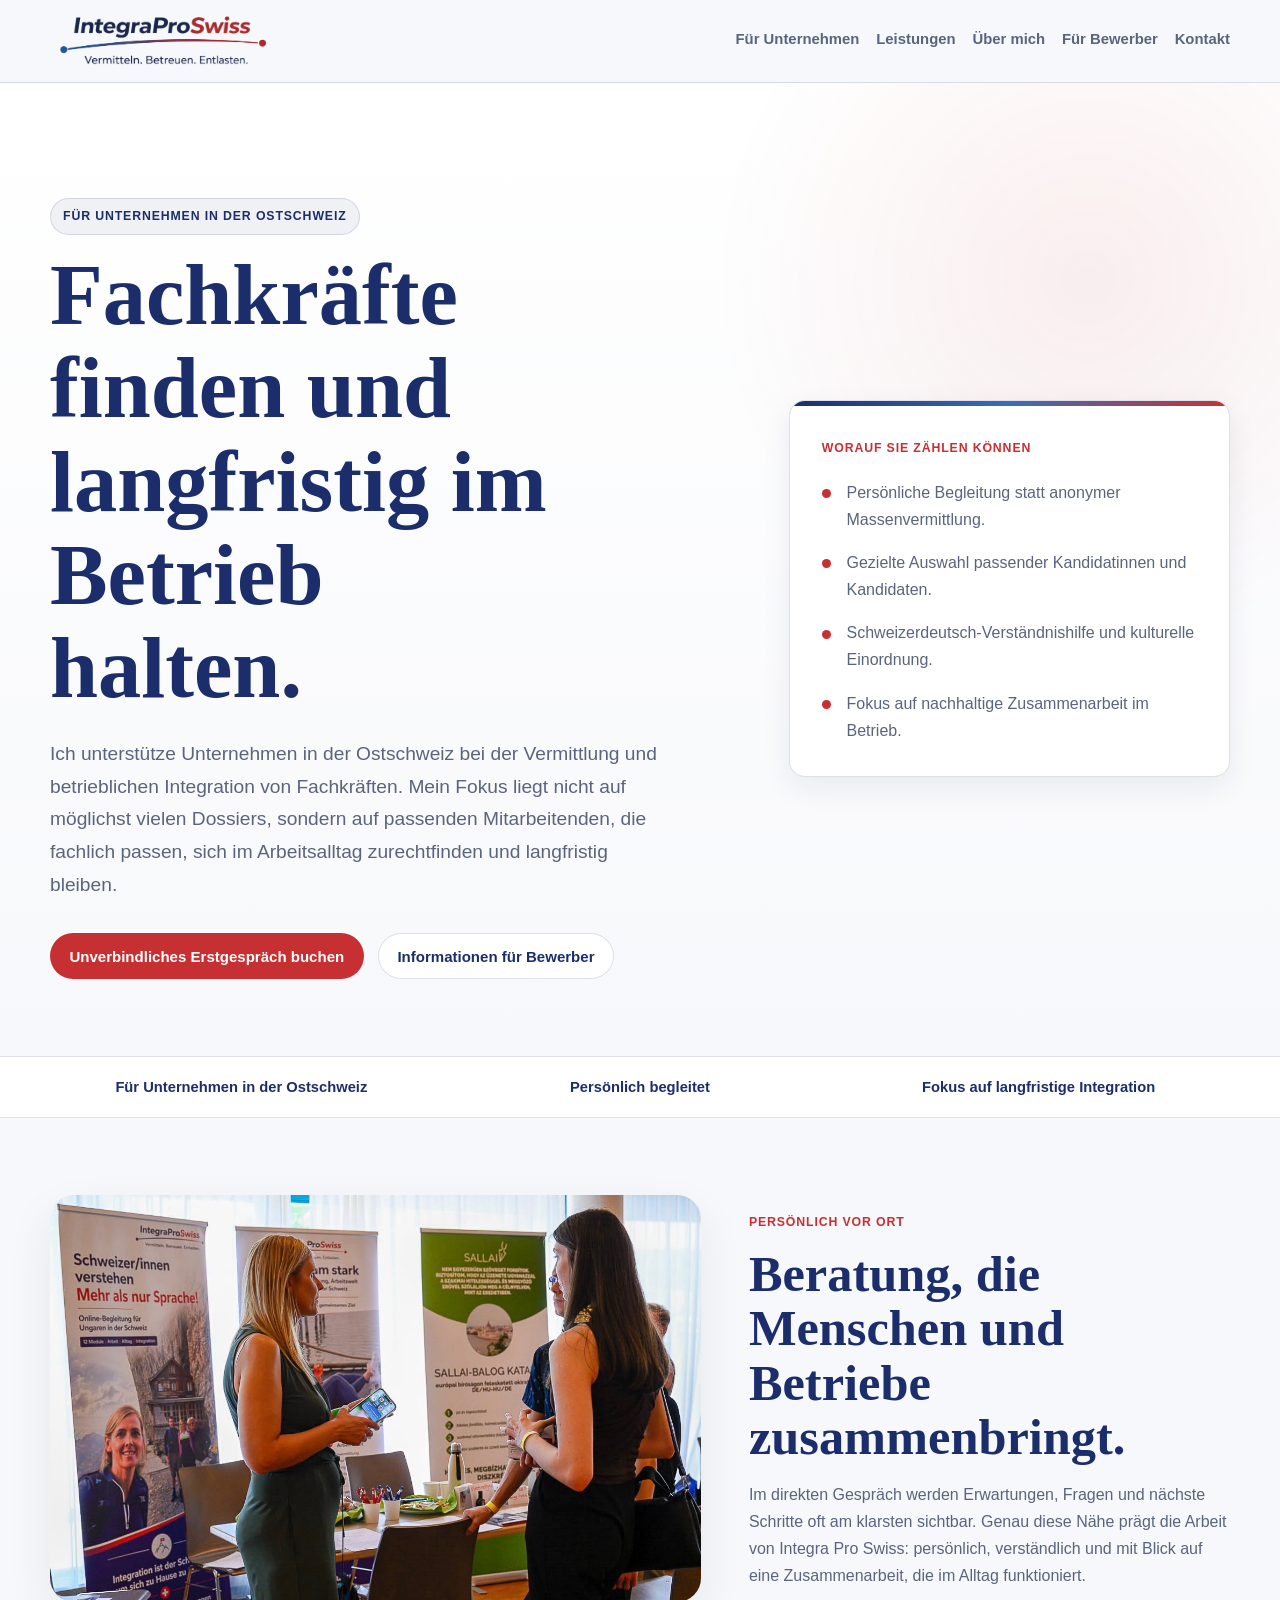
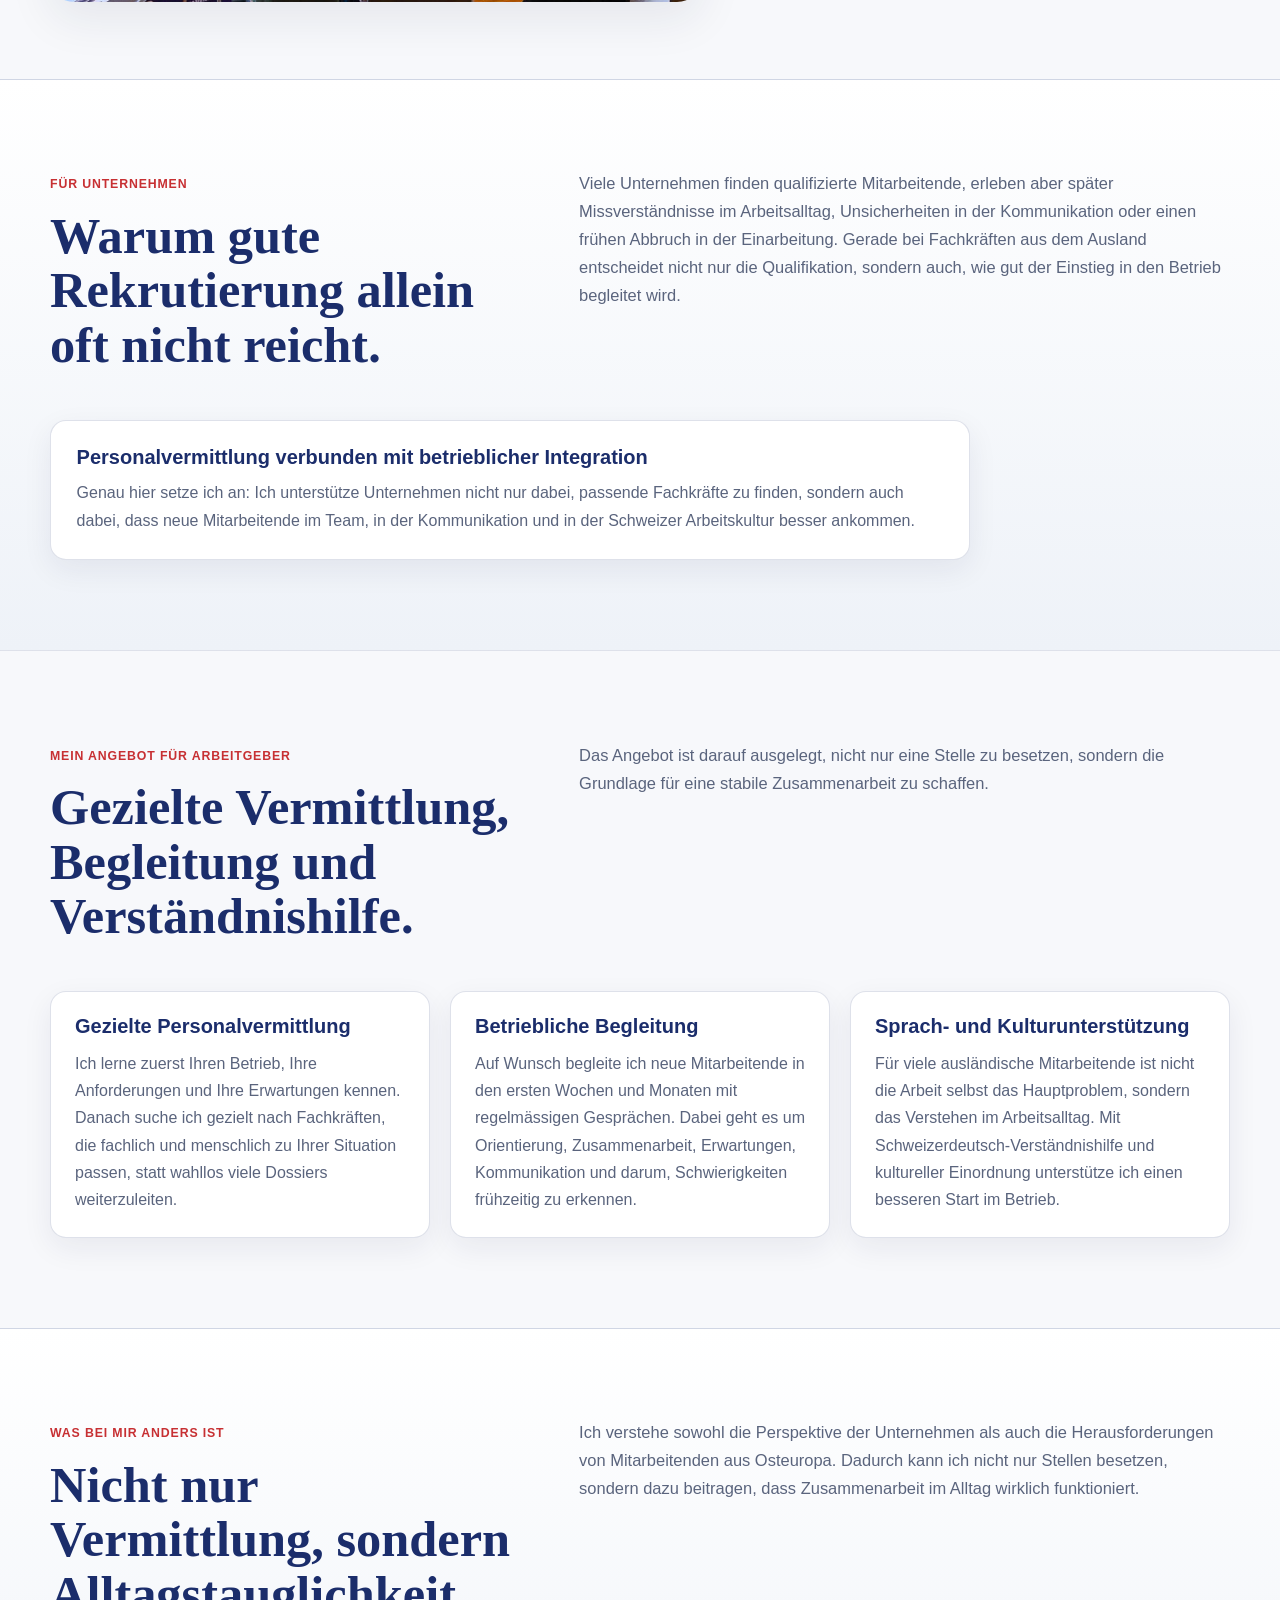
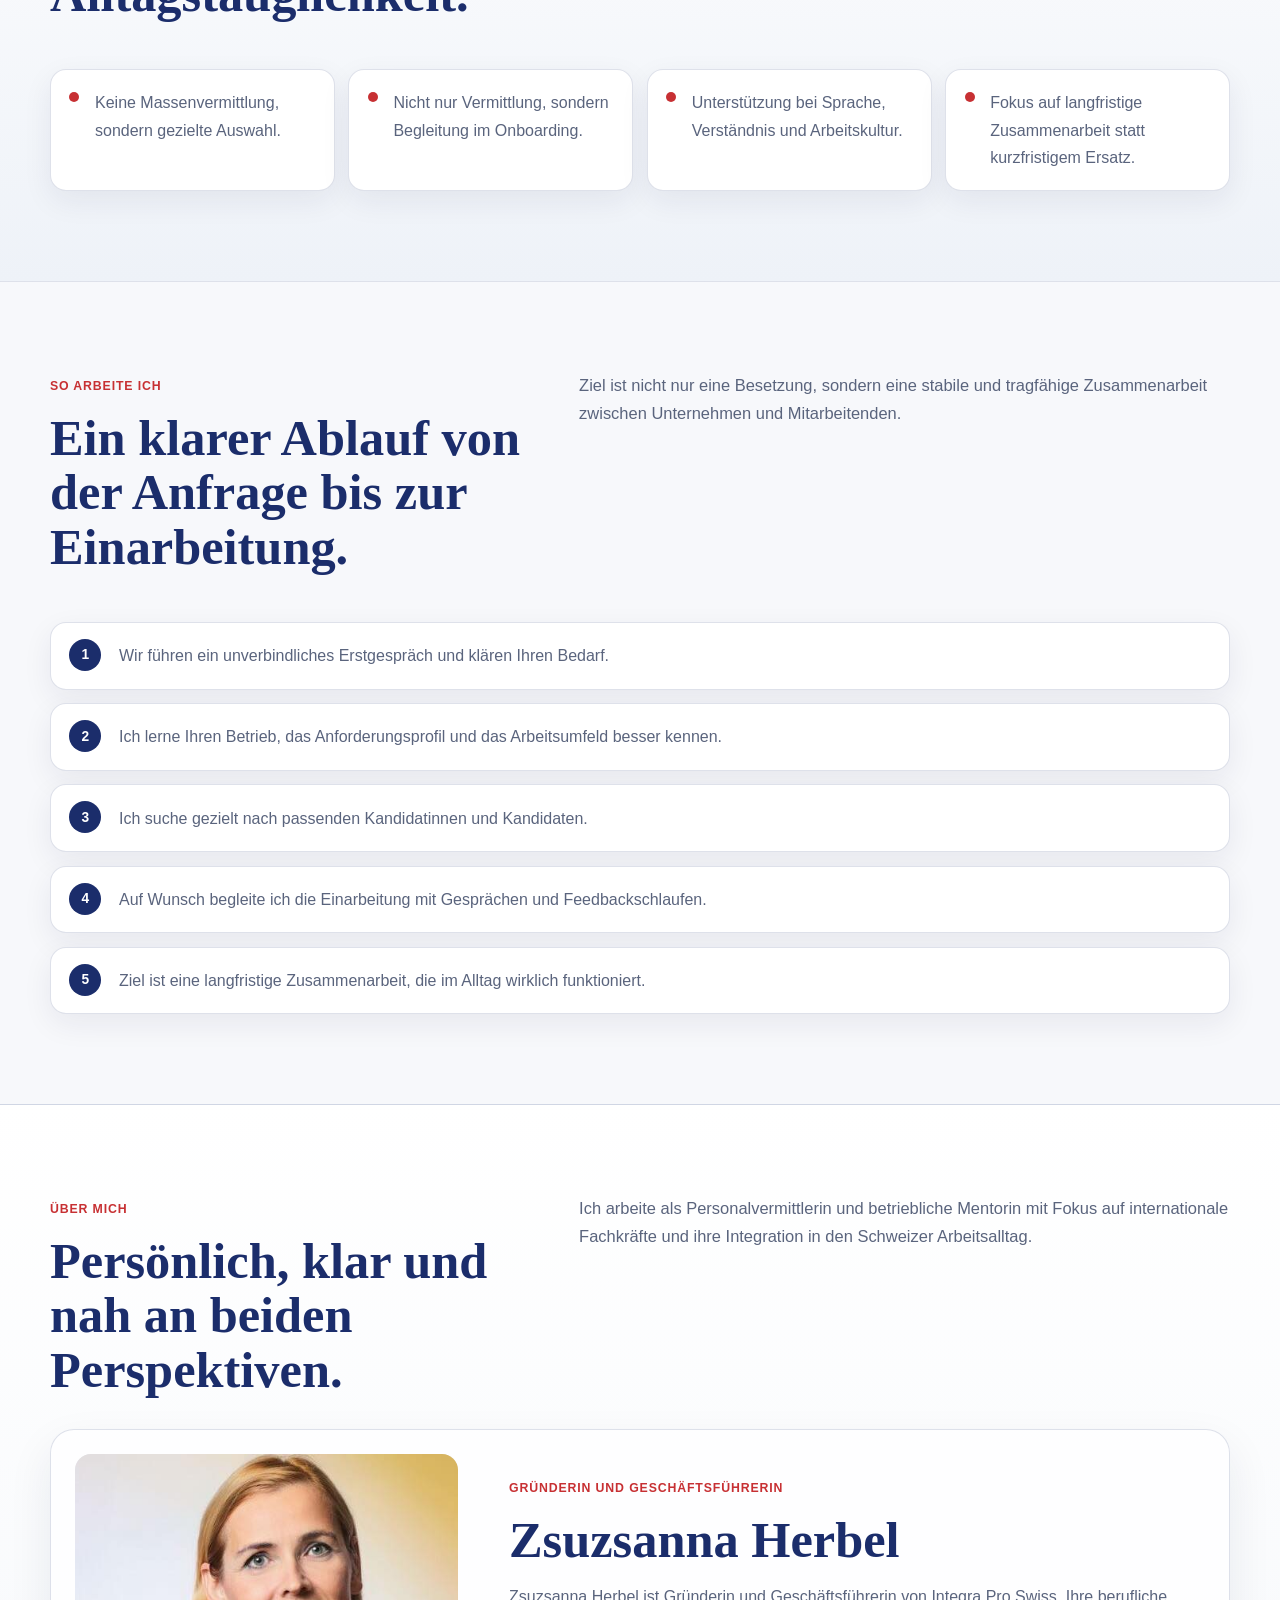
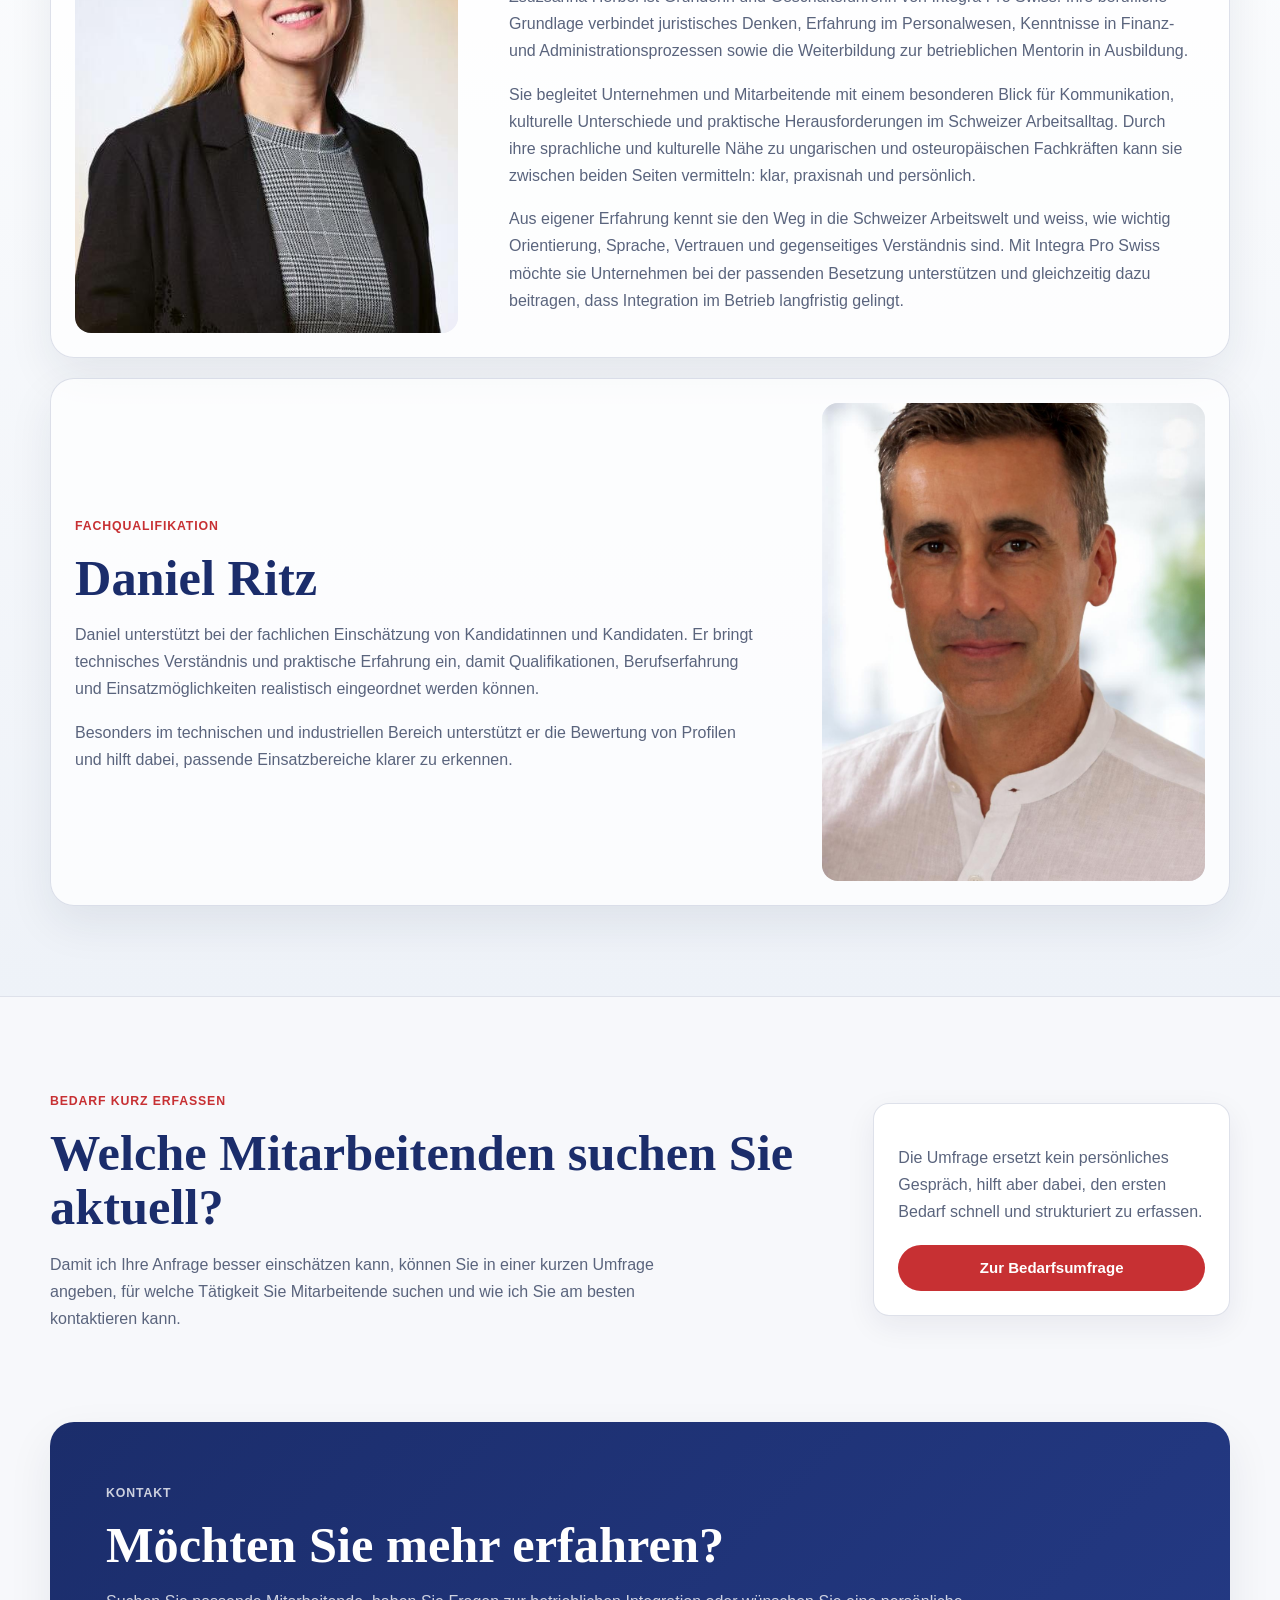
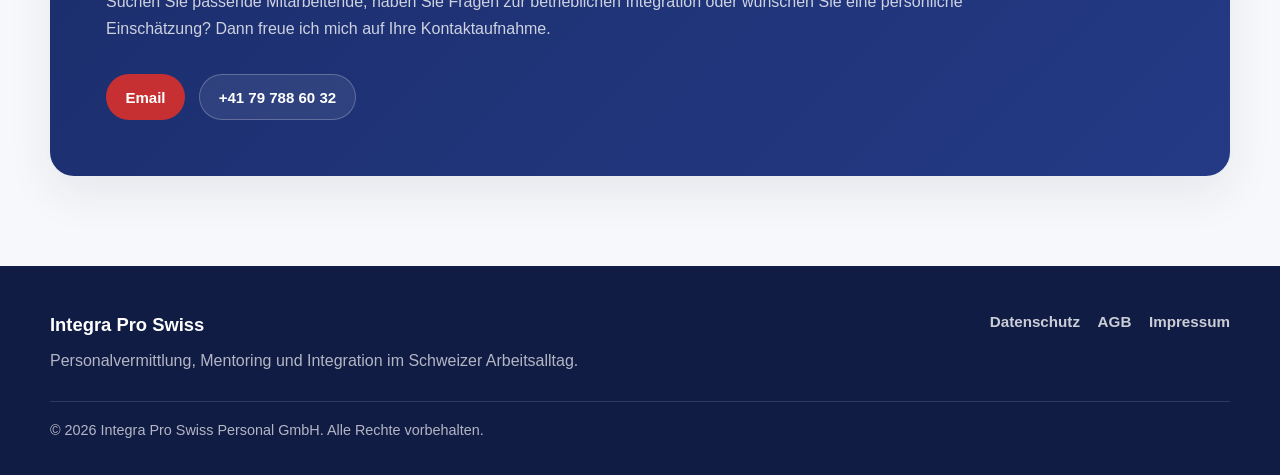
<file: index.html>
<!doctype html>
<html lang="de">
  <head>
    <meta charset="UTF-8" />
    <meta name="viewport" content="width=device-width, initial-scale=1.0" />
    <title>Integra Pro Swiss | Fachkräftevermittlung & Integration</title>
    <meta
      name="description"
      content="Integra Pro Swiss verbindet Fachkräftevermittlung mit integration in Schweizer Arbeitsalltag."
    />
    <meta name="referrer" content="no-referrer" />
    <meta
      http-equiv="Content-Security-Policy"
      content="default-src 'self'; script-src 'self'; style-src 'self' https://fonts.googleapis.com; font-src https://fonts.gstatic.com; img-src 'self' data:; object-src 'none'; base-uri 'self'; frame-src 'none'; connect-src 'self'"
    />
    <link rel="shortcut icon" href="./assets/favicon.ico" type="image/x-icon" />
    <link rel="preconnect" href="https://fonts.googleapis.com" />
    <link rel="preconnect" href="https://fonts.gstatic.com" crossorigin />
    <link
      href="https://fonts.googleapis.com/css2?family=Manrope:wght@400;500;600;700;800&family=Source+Serif+4:wght@500;600;700&display=swap"
      rel="stylesheet"
    />
    <link rel="stylesheet" href="./css/base.css" />
    <link rel="stylesheet" href="./css/header.css" />
    <link rel="stylesheet" href="./css/sections.css" />
    <link rel="stylesheet" href="./css/footer.css" />
    <link rel="stylesheet" href="./css/responsive.css" />
  </head>
  <body>
    <header class="site-header">
      <div class="container nav">
        <a class="brand" href="./index.html#start" aria-label="Integra Pro Swiss Startseite">
          <img
            src="./img/Logo_Integra_mitSlogen_Transparent.png"
            alt="Integra Pro Swiss"
            width="327"
            height="85"
          />
        </a>
        <button
          class="menu-toggle"
          aria-label="Menü öffnen"
          aria-expanded="false"
          aria-controls="hauptnavigation"
        >
          <svg
            aria-hidden="true"
            width="22"
            height="22"
            viewBox="0 0 24 24"
            fill="none"
            stroke="currentColor"
            stroke-width="2"
            stroke-linecap="round"
          >
            <path d="M3 6h18M3 12h18M3 18h18" />
          </svg>
        </button>
        <nav class="nav-links" id="hauptnavigation" aria-label="Hauptnavigation">
          <a href="#unternehmen">Für Unternehmen</a>
          <a href="#leistungen">Leistungen</a>
          <a href="#team">Über mich</a>
          <a href="./bewerber.html">Für Bewerber</a>
          <a href="#kontakt">Kontakt</a>
        </nav>
      </div>
    </header>

    <main id="main">
      <section class="hero" id="start">
        <div class="container hero-grid">
          <div class="hero-content">
            <span class="eyebrow">Für Unternehmen in der Ostschweiz</span>
            <h1>Fachkräfte finden und langfristig im Betrieb halten.</h1>
            <p class="lead">
              Ich unterstütze Unternehmen in der Ostschweiz bei der Vermittlung und
              betrieblichen Integration von Fachkräften. Mein
              Fokus liegt nicht auf möglichst vielen Dossiers, sondern auf passenden
              Mitarbeitenden, die fachlich passen, sich im Arbeitsalltag zurechtfinden
              und langfristig bleiben.
            </p>
            <div class="actions">
              <a class="btn btn-primary" href="#kontakt">Unverbindliches Erstgespräch buchen</a>
              <a class="btn btn-secondary" href="./bewerber.html">Informationen für Bewerber</a>
            </div>
          </div>
          <aside class="highlight-card" aria-label="Leistungsüberblick">
            <span class="pill">Worauf Sie zählen können</span>
            <ul class="check-list">
              <li>Persönliche Begleitung statt anonymer Massenvermittlung.</li>
              <li>Gezielte Auswahl passender Kandidatinnen und Kandidaten.</li>
              <li>Schweizerdeutsch-Verständnishilfe und kulturelle Einordnung.</li>
              <li>Fokus auf nachhaltige Zusammenarbeit im Betrieb.</li>
            </ul>
          </aside>
        </div>
      </section>

      <section class="trust-strip" aria-label="Kurzüberblick">
        <div class="container trust-grid">
          <span>Für Unternehmen in der Ostschweiz</span>
          <span>Persönlich begleitet</span>
          <span>Fokus auf langfristige Integration</span>
        </div>
      </section>

      <section class="image-story" aria-label="Persönliche Beratung vor Ort">
        <div class="container image-story-grid">
          <figure class="story-photo">
            <img
              src="./img/messe-beratung-integra-pro-swiss.jpg"
              alt="Persönliche Beratung am Stand von Integra Pro Swiss"
            />
          </figure>
          <div class="story-copy">
            <span class="pill">Persönlich vor Ort</span>
            <h2>Beratung, die Menschen und Betriebe zusammenbringt.</h2>
            <p>
              Im direkten Gespräch werden Erwartungen, Fragen und nächste Schritte oft am
              klarsten sichtbar. Genau diese Nähe prägt die Arbeit von Integra Pro Swiss:
              persönlich, verständlich und mit Blick auf eine Zusammenarbeit, die im Alltag
              funktioniert.
            </p>
          </div>
        </div>
      </section>

      <section class="section section-tinted" id="unternehmen">
        <div class="container">
          <div class="section-head">
            <div>
              <span class="pill">Für Unternehmen</span>
              <h2>Warum gute Rekrutierung allein oft nicht reicht.</h2>
            </div>
            <p>
              Viele Unternehmen finden qualifizierte Mitarbeitende, erleben aber später
              Missverständnisse im Arbeitsalltag, Unsicherheiten in der Kommunikation oder
              einen frühen Abbruch in der Einarbeitung. Gerade bei Fachkräften aus dem
              Ausland entscheidet nicht nur die Qualifikation, sondern auch, wie gut der
              Einstieg in den Betrieb begleitet wird.
            </p>
          </div>
          <div class="solution-card">
            <h3>Personalvermittlung verbunden mit betrieblicher Integration</h3>
            <p>
              Genau hier setze ich an: Ich unterstütze Unternehmen nicht nur dabei, passende
              Fachkräfte zu finden, sondern auch dabei, dass neue Mitarbeitende im Team, in
              der Kommunikation und in der Schweizer Arbeitskultur besser ankommen.
            </p>
          </div>
        </div>
      </section>

      <section class="section" id="leistungen">
        <div class="container">
          <div class="section-head">
            <div>
              <span class="pill">Mein Angebot für Arbeitgeber</span>
              <h2>Gezielte Vermittlung, Begleitung und Verständnishilfe.</h2>
            </div>
            <p>
              Das Angebot ist darauf ausgelegt, nicht nur eine Stelle zu besetzen, sondern
              die Grundlage für eine stabile Zusammenarbeit zu schaffen.
            </p>
          </div>
          <div class="grid grid-3">
            <article class="service-card">
              <h3>Gezielte Personalvermittlung</h3>
              <p>
                Ich lerne zuerst Ihren Betrieb, Ihre Anforderungen und Ihre Erwartungen kennen.
                Danach suche ich gezielt nach Fachkräften, die fachlich und menschlich zu Ihrer
                Situation passen, statt wahllos viele Dossiers weiterzuleiten.
              </p>
            </article>
            <article class="service-card">
              <h3>Betriebliche Begleitung</h3>
              <p>
                Auf Wunsch begleite ich neue Mitarbeitende in den ersten Wochen und Monaten
                mit regelmässigen Gesprächen. Dabei geht es um Orientierung, Zusammenarbeit,
                Erwartungen, Kommunikation und darum, Schwierigkeiten frühzeitig zu erkennen.
              </p>
            </article>
            <article class="service-card">
              <h3>Sprach- und Kulturunterstützung</h3>
              <p>
                Für viele ausländische Mitarbeitende ist nicht die Arbeit selbst das
                Hauptproblem, sondern das Verstehen im Arbeitsalltag. Mit
                Schweizerdeutsch-Verständnishilfe und kultureller Einordnung unterstütze ich
                einen besseren Start im Betrieb.
              </p>
            </article>
          </div>
        </div>
      </section>

      <section class="section section-tinted" id="mehrwert">
        <div class="container">
          <div class="section-head">
            <div>
              <span class="pill">Was bei mir anders ist</span>
              <h2>Nicht nur Vermittlung, sondern Alltagstauglichkeit.</h2>
            </div>
            <p>
              Ich verstehe sowohl die Perspektive der Unternehmen als auch die Herausforderungen
              von Mitarbeitenden aus Osteuropa. Dadurch kann ich nicht nur Stellen besetzen,
              sondern dazu beitragen, dass Zusammenarbeit im Alltag wirklich funktioniert.
            </p>
          </div>
          <ul class="value-list">
            <li>Keine Massenvermittlung, sondern gezielte Auswahl.</li>
            <li>Nicht nur Vermittlung, sondern Begleitung im Onboarding.</li>
            <li>Unterstützung bei Sprache, Verständnis und Arbeitskultur.</li>
            <li>Fokus auf langfristige Zusammenarbeit statt kurzfristigem Ersatz.</li>
          </ul>
        </div>
      </section>

      <section class="section" id="ablauf">
        <div class="container">
          <div class="section-head">
            <div>
              <span class="pill">So arbeite ich</span>
              <h2>Ein klarer Ablauf von der Anfrage bis zur Einarbeitung.</h2>
            </div>
            <p>
              Ziel ist nicht nur eine Besetzung, sondern eine stabile und tragfähige
              Zusammenarbeit zwischen Unternehmen und Mitarbeitenden.
            </p>
          </div>
          <ol class="process-list">
            <li>Wir führen ein unverbindliches Erstgespräch und klären Ihren Bedarf.</li>
            <li>Ich lerne Ihren Betrieb, das Anforderungsprofil und das Arbeitsumfeld besser kennen.</li>
            <li>Ich suche gezielt nach passenden Kandidatinnen und Kandidaten.</li>
            <li>Auf Wunsch begleite ich die Einarbeitung mit Gesprächen und Feedbackschlaufen.</li>
            <li>Ziel ist eine langfristige Zusammenarbeit, die im Alltag wirklich funktioniert.</li>
          </ol>
        </div>
      </section>

      <section class="section section-tinted" id="team">
        <div class="container">
          <div class="section-head compact">
            <div>
              <span class="pill">Über mich</span>
              <h2>Persönlich, klar und nah an beiden Perspektiven.</h2>
            </div>
            <p>
              Ich arbeite als Personalvermittlerin und betriebliche Mentorin mit Fokus auf
              internationale Fachkräfte und ihre Integration in den Schweizer Arbeitsalltag.
            </p>
          </div>
          <div class="profile-row">
            <div class="profile-image">
              <img src="./img/Herbel_Zsuzsanna_foto.jpg" alt="Zsuzsanna Herbel" />
            </div>
            <div class="profile-copy">
              <span class="pill">Gründerin und Geschäftsführerin</span>
              <h2>Zsuzsanna Herbel</h2>
              <p>
                Zsuzsanna Herbel ist Gründerin und Geschäftsführerin von Integra Pro Swiss.
                Ihre berufliche Grundlage verbindet juristisches Denken, Erfahrung im
                Personalwesen, Kenntnisse in Finanz- und Administrationsprozessen sowie die
                Weiterbildung zur betrieblichen Mentorin in Ausbildung.
              </p>
              <p>
                Sie begleitet Unternehmen und Mitarbeitende mit einem besonderen Blick für
                Kommunikation, kulturelle Unterschiede und praktische Herausforderungen im
                Schweizer Arbeitsalltag. Durch ihre sprachliche und kulturelle Nähe zu
                ungarischen und osteuropäischen Fachkräften kann sie zwischen beiden Seiten
                vermitteln: klar, praxisnah und persönlich.
              </p>
              <p>
                Aus eigener Erfahrung kennt sie den Weg in die Schweizer Arbeitswelt und weiss,
                wie wichtig Orientierung, Sprache, Vertrauen und gegenseitiges Verständnis sind.
                Mit Integra Pro Swiss möchte sie Unternehmen bei der passenden Besetzung
                unterstützen und gleichzeitig dazu beitragen, dass Integration im Betrieb
                langfristig gelingt.
              </p>
            </div>
          </div>
          <div class="profile-row reverse section-spacer">
            <div class="profile-image">
              <img src="./img/Foto_Daniel_Ritz.jpeg" alt="Daniel Ritz" />
            </div>
            <div class="profile-copy">
              <span class="pill">Fachqualifikation</span>
              <h2>Daniel Ritz</h2>
              <p>
                Daniel unterstützt bei der fachlichen Einschätzung von Kandidatinnen und
                Kandidaten. Er bringt technisches Verständnis und praktische Erfahrung ein,
                damit Qualifikationen, Berufserfahrung und Einsatzmöglichkeiten realistisch
                eingeordnet werden können.
              </p>
              <p>
                Besonders im technischen und industriellen Bereich unterstützt er die Bewertung
                von Profilen und hilft dabei, passende Einsatzbereiche klarer zu erkennen.
              </p>
            </div>
          </div>
        </div>
      </section>

      <section class="section" id="bedarfsumfrage">
        <div class="container split-callout">
          <div>
            <span class="pill">Bedarf kurz erfassen</span>
            <h2>Welche Mitarbeitenden suchen Sie aktuell?</h2>
            <p>
              Damit ich Ihre Anfrage besser einschätzen kann, können Sie in einer kurzen
              Umfrage angeben, für welche Tätigkeit Sie Mitarbeitende suchen und wie ich 
              Sie am besten kontaktieren kann.
            </p>
          </div>
          <div class="callout-panel">
            <p>
              Die Umfrage ersetzt kein persönliches Gespräch, hilft aber dabei, den ersten
              Bedarf schnell und strukturiert zu erfassen.
            </p>
            <a
              class="btn btn-primary"
              href="https://forms.office.com/e/LcsNJqY1ZV"
              target="_blank"
              rel="noopener noreferrer"
              referrerpolicy="no-referrer"
            >
              Zur Bedarfsumfrage
            </a>
          </div>
        </div>
      </section>

      <section class="section contact-section" id="kontakt">
        <div class="container">
          <div class="contact-card">
            <span class="pill light">Kontakt</span>
            <h2>Möchten Sie mehr erfahren?</h2>
            <p>
              Suchen Sie passende Mitarbeitende, haben Sie Fragen zur betrieblichen Integration
              oder wünschen Sie eine persönliche Einschätzung? Dann freue ich mich auf Ihre Kontaktaufnahme.
            </p>
            <div class="actions">
              <a class="btn btn-primary" href="mailto:info@integra-pro-swiss.ch">Email</a>
              <a class="btn btn-secondary inverse" href="tel:+41797886032">+41 79 788 60 32</a>
            </div>
          </div>
        </div>
      </section>
    </main>

    <footer class="site-footer">
      <div class="container footer-grid">
        <div>
          <a class="footer-brand" href="./index.html#start">Integra Pro Swiss</a>
          <p>Personalvermittlung, Mentoring und Integration im Schweizer Arbeitsalltag.</p>
        </div>
        <nav class="footer-links" aria-label="Footer Navigation">
          <a href="./datenschutz.html">Datenschutz</a>
          <a href="./agb.html">AGB</a>
          <a href="./impressum.html">Impressum</a>
        </nav>
      </div>
      <div class="container footer-bottom">
        <p>© 2026 Integra Pro Swiss Personal GmbH. Alle Rechte vorbehalten.</p>
      </div>
    </footer>

    <script src="./js/navigation.js"></script>
  </body>
</html>
</file>
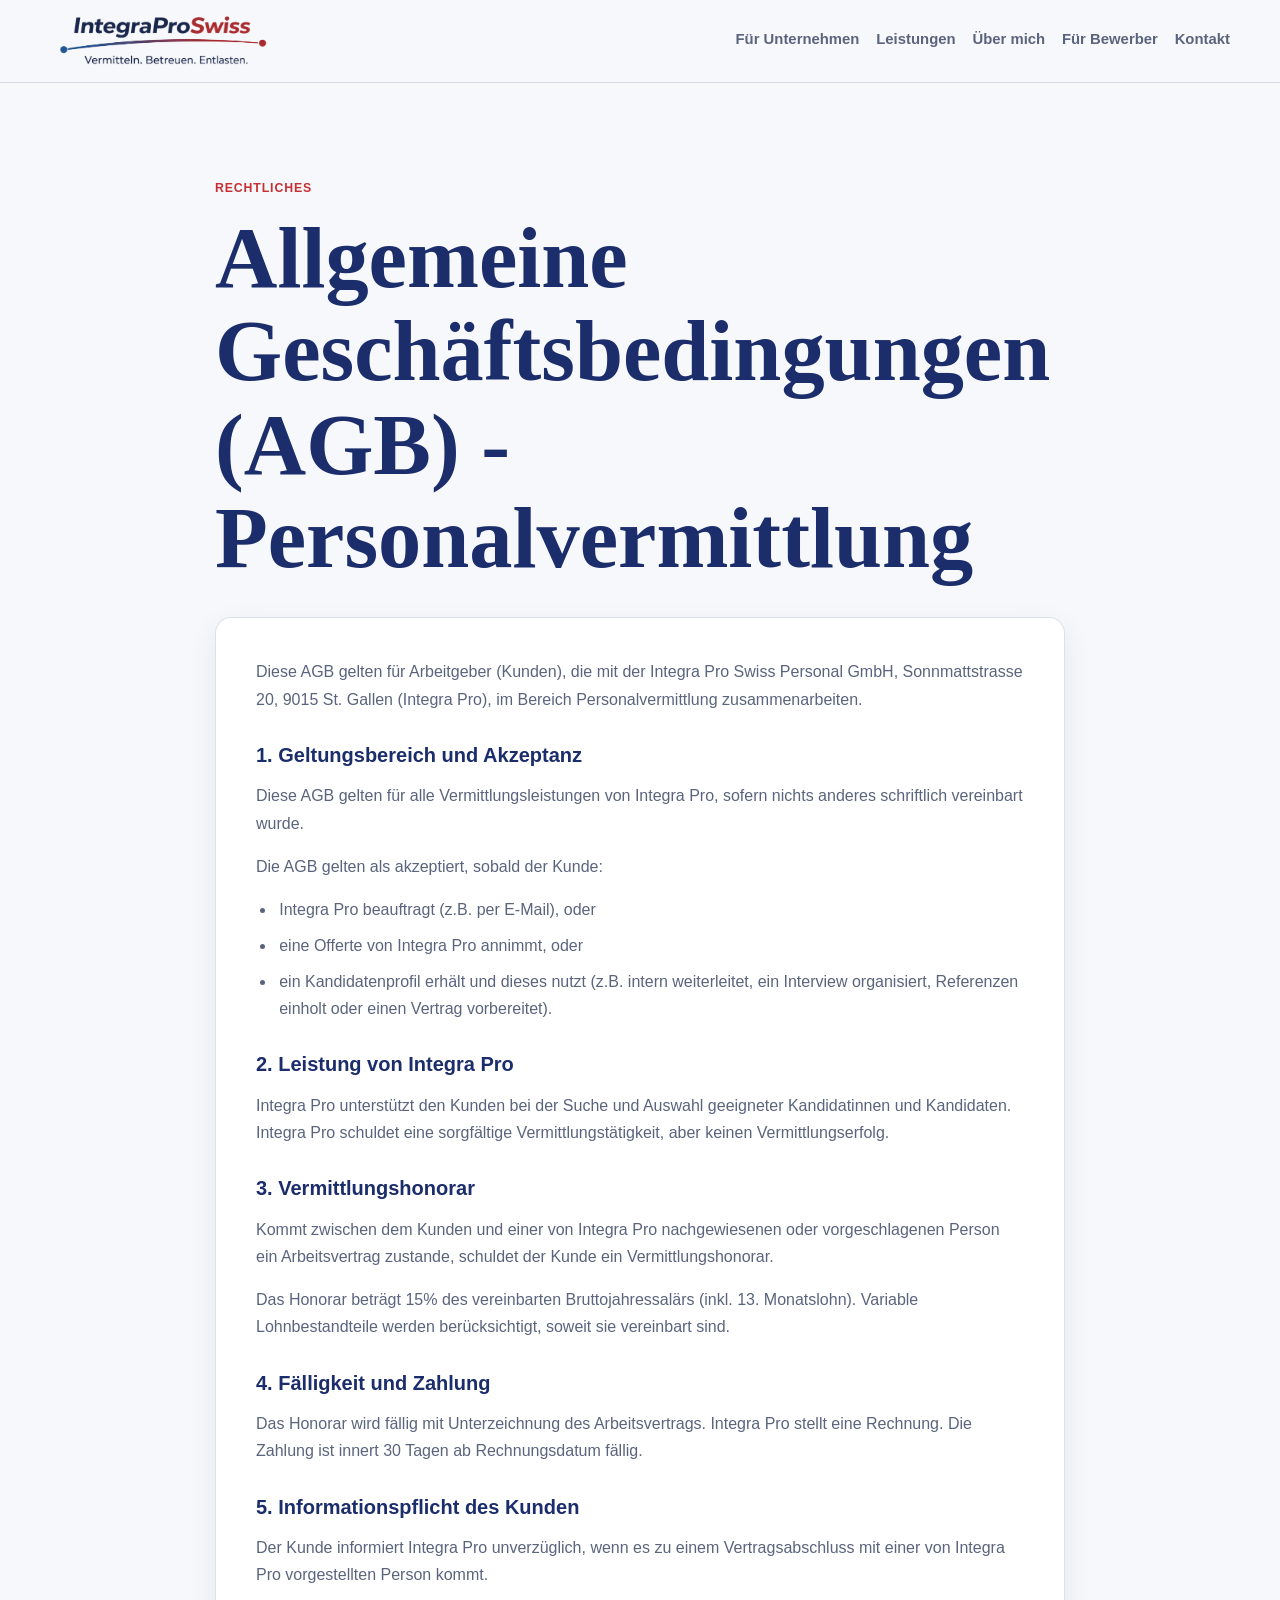
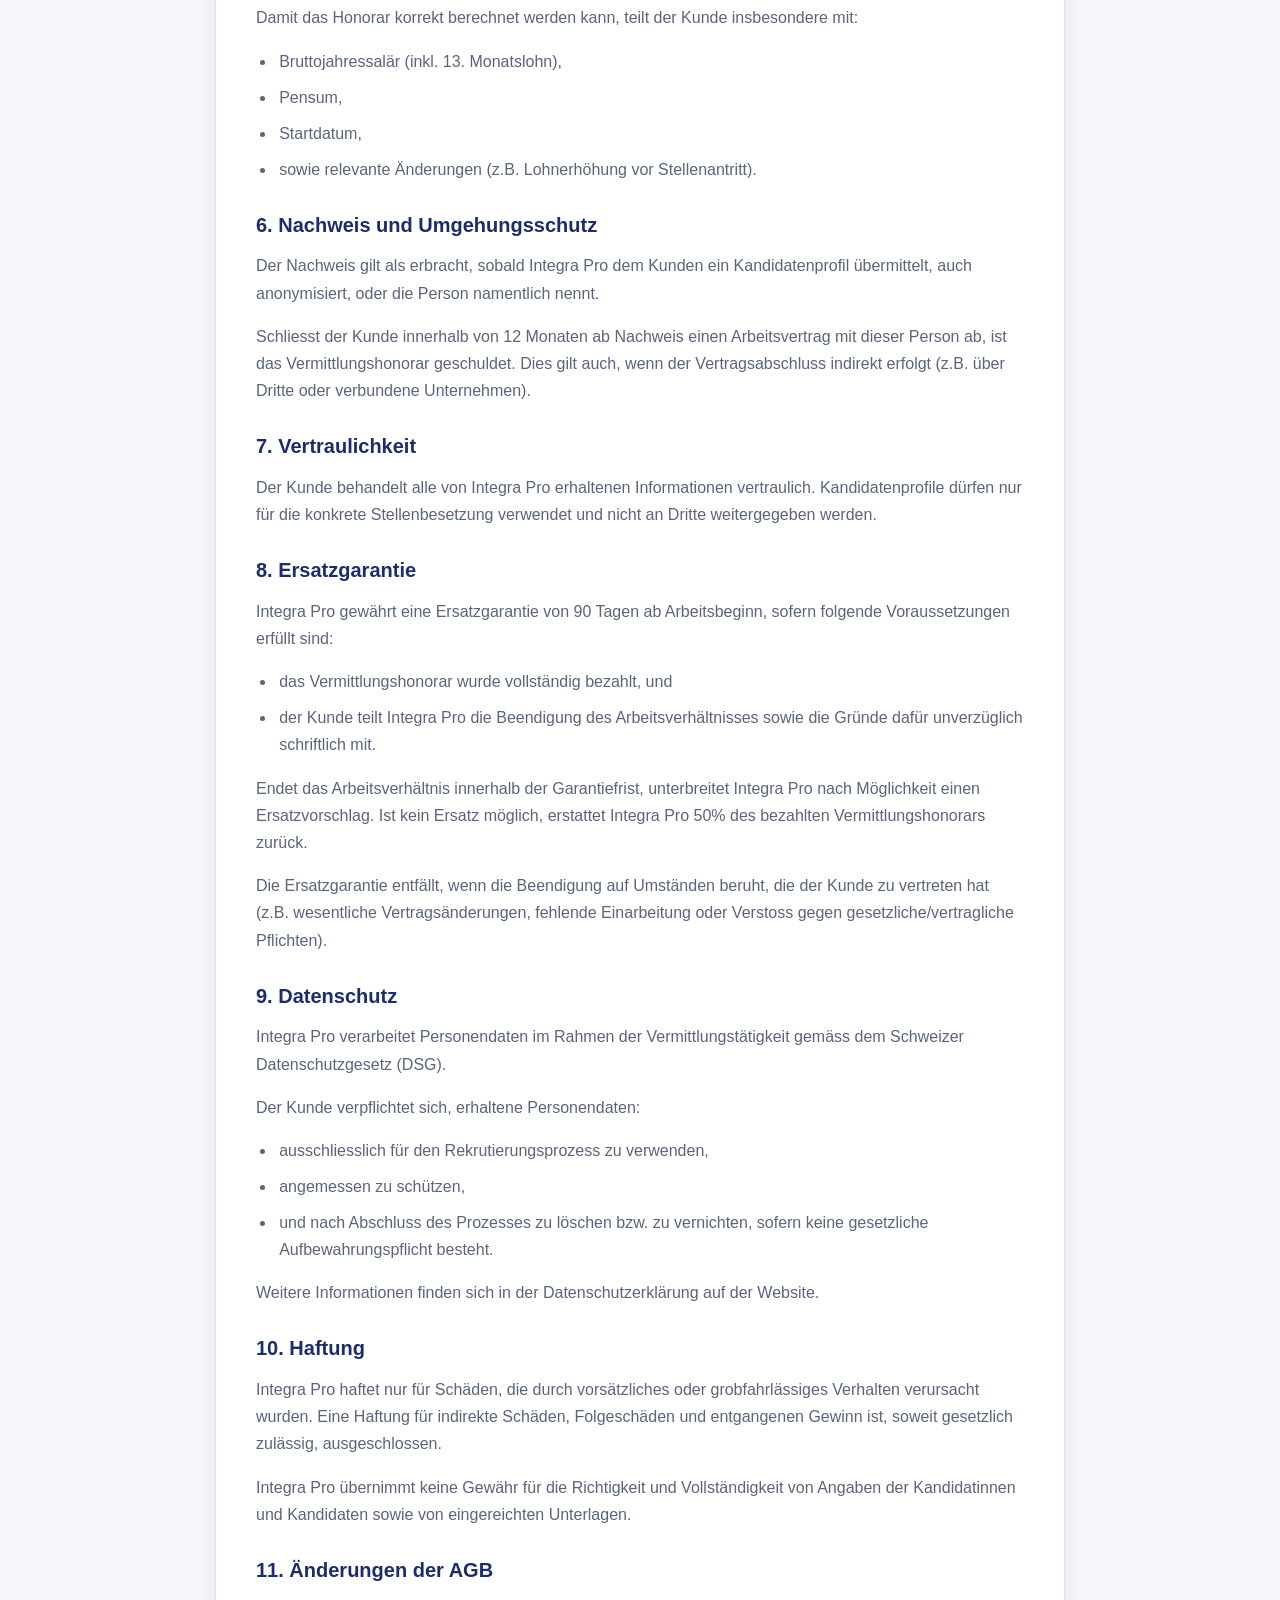
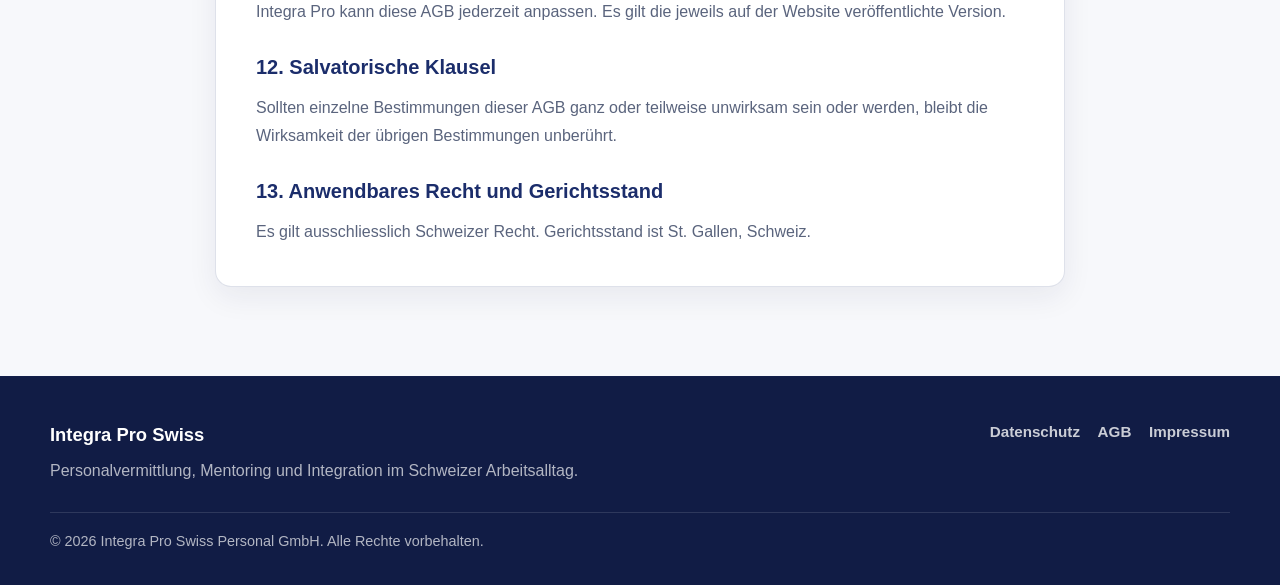
<file: agb.html>
<!doctype html>
<html lang="de">
  <head>
    <meta charset="UTF-8" />
    <meta name="viewport" content="width=device-width, initial-scale=1.0" />
    <title>AGB | Integra Pro Swiss</title>
    <meta
      name="description"
      content="Allgemeine Geschäftsbedingungen für die Personalvermittlung der Integra Pro Swiss Personal GmbH."
    />
    <meta name="referrer" content="no-referrer" />
    <meta
      http-equiv="Content-Security-Policy"
      content="default-src 'self'; script-src 'self'; style-src 'self' https://fonts.googleapis.com; font-src https://fonts.gstatic.com; img-src 'self' data:; object-src 'none'; base-uri 'self'; frame-src 'none'; connect-src 'self'"
    />
    <link rel="shortcut icon" href="./assets/favicon.ico" type="image/x-icon" />
    <link rel="preconnect" href="https://fonts.googleapis.com" />
    <link rel="preconnect" href="https://fonts.gstatic.com" crossorigin />
    <link
      href="https://fonts.googleapis.com/css2?family=Manrope:wght@400;500;600;700;800&family=Source+Serif+4:wght@500;600;700&display=swap"
      rel="stylesheet"
    />
    <link rel="stylesheet" href="./css/base.css" />
    <link rel="stylesheet" href="./css/header.css" />
    <link rel="stylesheet" href="./css/sections.css" />
    <link rel="stylesheet" href="./css/footer.css" />
    <link rel="stylesheet" href="./css/responsive.css" />
  </head>
  <body>
    <header class="site-header">
      <div class="container nav">
        <a class="brand" href="./index.html#start" aria-label="Integra Pro Swiss Startseite">
          <img src="./img/Logo_Integra_mitSlogen_Transparent.png" alt="Integra Pro Swiss" width="327" height="85" />
        </a>
        <button class="menu-toggle" aria-label="Menü öffnen" aria-expanded="false" aria-controls="hauptnavigation">
          <svg aria-hidden="true" width="22" height="22" viewBox="0 0 24 24" fill="none" stroke="currentColor" stroke-width="2" stroke-linecap="round">
            <path d="M3 6h18M3 12h18M3 18h18" />
          </svg>
        </button>
        <nav class="nav-links" id="hauptnavigation" aria-label="Hauptnavigation">
          <a href="./index.html#unternehmen">Für Unternehmen</a>
          <a href="./index.html#leistungen">Leistungen</a>
          <a href="./index.html#team">Über mich</a>
          <a href="./bewerber.html">Für Bewerber</a>
          <a href="./index.html#kontakt">Kontakt</a>
        </nav>
      </div>
    </header>

    <main id="main">
      <section class="section legal-page">
        <div class="container narrow">
          <span class="pill">Rechtliches</span>
          <h1>Allgemeine Geschäftsbedingungen (AGB) - Personalvermittlung</h1>
          <div class="legal-content">
            <p>
              Diese AGB gelten für Arbeitgeber (Kunden), die mit der Integra Pro Swiss
              Personal GmbH, Sonnmattstrasse 20, 9015 St. Gallen (Integra Pro), im Bereich
              Personalvermittlung zusammenarbeiten.
            </p>

            <h2>1. Geltungsbereich und Akzeptanz</h2>
            <p>
              Diese AGB gelten für alle Vermittlungsleistungen von Integra Pro, sofern nichts
              anderes schriftlich vereinbart wurde.
            </p>
            <p>
              Die AGB gelten als akzeptiert, sobald der Kunde:
            </p>
            <ul>
              <li>Integra Pro beauftragt (z.B. per E-Mail), oder</li>
              <li>eine Offerte von Integra Pro annimmt, oder</li>
              <li>ein Kandidatenprofil erhält und dieses nutzt (z.B. intern weiterleitet, ein Interview organisiert, Referenzen einholt oder einen Vertrag vorbereitet).</li>
            </ul>

            <h2>2. Leistung von Integra Pro</h2>
            <p>
              Integra Pro unterstützt den Kunden bei der Suche und Auswahl geeigneter
              Kandidatinnen und Kandidaten. Integra Pro schuldet eine sorgfältige
              Vermittlungstätigkeit, aber keinen Vermittlungserfolg.
            </p>

            <h2>3. Vermittlungshonorar</h2>
            <p>
              Kommt zwischen dem Kunden und einer von Integra Pro nachgewiesenen oder
              vorgeschlagenen Person ein Arbeitsvertrag zustande, schuldet der Kunde ein
              Vermittlungshonorar.
            </p>
            <p>
              Das Honorar beträgt 15% des vereinbarten Bruttojahressalärs (inkl.
              13. Monatslohn). Variable Lohnbestandteile werden berücksichtigt, soweit sie
              vereinbart sind.
            </p>

            <h2>4. Fälligkeit und Zahlung</h2>
            <p>
              Das Honorar wird fällig mit Unterzeichnung des Arbeitsvertrags. Integra Pro
              stellt eine Rechnung. Die Zahlung ist innert 30 Tagen ab Rechnungsdatum fällig.
            </p>

            <h2>5. Informationspflicht des Kunden</h2>
            <p>
              Der Kunde informiert Integra Pro unverzüglich, wenn es zu einem Vertragsabschluss
              mit einer von Integra Pro vorgestellten Person kommt.
            </p>
            <p>
              Damit das Honorar korrekt berechnet werden kann, teilt der Kunde insbesondere mit:
            </p>
            <ul>
              <li>Bruttojahressalär (inkl. 13. Monatslohn),</li>
              <li>Pensum,</li>
              <li>Startdatum,</li>
              <li>sowie relevante Änderungen (z.B. Lohnerhöhung vor Stellenantritt).</li>
            </ul>

            <h2>6. Nachweis und Umgehungsschutz</h2>
            <p>
              Der Nachweis gilt als erbracht, sobald Integra Pro dem Kunden ein Kandidatenprofil
              übermittelt, auch anonymisiert, oder die Person namentlich nennt.
            </p>
            <p>
              Schliesst der Kunde innerhalb von 12 Monaten ab Nachweis einen Arbeitsvertrag
              mit dieser Person ab, ist das Vermittlungshonorar geschuldet. Dies gilt auch,
              wenn der Vertragsabschluss indirekt erfolgt (z.B. über Dritte oder
              verbundene Unternehmen).
            </p>

            <h2>7. Vertraulichkeit</h2>
            <p>
              Der Kunde behandelt alle von Integra Pro erhaltenen Informationen vertraulich.
              Kandidatenprofile dürfen nur für die konkrete Stellenbesetzung verwendet und
              nicht an Dritte weitergegeben werden.
            </p>

            <h2>8. Ersatzgarantie</h2>
            <p>
              Integra Pro gewährt eine Ersatzgarantie von 90 Tagen ab Arbeitsbeginn, sofern
              folgende Voraussetzungen erfüllt sind:
            </p>
            <ul>
              <li>das Vermittlungshonorar wurde vollständig bezahlt, und</li>
              <li>der Kunde teilt Integra Pro die Beendigung des Arbeitsverhältnisses sowie die Gründe dafür unverzüglich schriftlich mit.</li>
            </ul>
            <p>
              Endet das Arbeitsverhältnis innerhalb der Garantiefrist, unterbreitet Integra
              Pro nach Möglichkeit einen Ersatzvorschlag. Ist kein Ersatz möglich, erstattet
              Integra Pro 50% des bezahlten Vermittlungshonorars zurück.
            </p>
            <p>
              Die Ersatzgarantie entfällt, wenn die Beendigung auf Umständen beruht, die der
              Kunde zu vertreten hat (z.B. wesentliche Vertragsänderungen, fehlende
              Einarbeitung oder Verstoss gegen gesetzliche/vertragliche Pflichten).
            </p>

            <h2>9. Datenschutz</h2>
            <p>
              Integra Pro verarbeitet Personendaten im Rahmen der Vermittlungstätigkeit gemäss
              dem Schweizer Datenschutzgesetz (DSG).
            </p>
            <p>
              Der Kunde verpflichtet sich, erhaltene Personendaten:
            </p>
            <ul>
              <li>ausschliesslich für den Rekrutierungsprozess zu verwenden,</li>
              <li>angemessen zu schützen,</li>
              <li>und nach Abschluss des Prozesses zu löschen bzw. zu vernichten, sofern keine gesetzliche Aufbewahrungspflicht besteht.</li>
            </ul>
            <p>
              Weitere Informationen finden sich in der Datenschutzerklärung auf der Website.
            </p>

            <h2>10. Haftung</h2>
            <p>
              Integra Pro haftet nur für Schäden, die durch vorsätzliches oder grobfahrlässiges
              Verhalten verursacht wurden. Eine Haftung für indirekte Schäden, Folgeschäden
              und entgangenen Gewinn ist, soweit gesetzlich zulässig, ausgeschlossen.
            </p>
            <p>
              Integra Pro übernimmt keine Gewähr für die Richtigkeit und Vollständigkeit von
              Angaben der Kandidatinnen und Kandidaten sowie von eingereichten Unterlagen.
            </p>

            <h2>11. Änderungen der AGB</h2>
            <p>
              Integra Pro kann diese AGB jederzeit anpassen. Es gilt die jeweils auf der
              Website veröffentlichte Version.
            </p>

            <h2>12. Salvatorische Klausel</h2>
            <p>
              Sollten einzelne Bestimmungen dieser AGB ganz oder teilweise unwirksam sein oder
              werden, bleibt die Wirksamkeit der übrigen Bestimmungen unberührt.
            </p>

            <h2>13. Anwendbares Recht und Gerichtsstand</h2>
            <p>
              Es gilt ausschliesslich Schweizer Recht. Gerichtsstand ist St. Gallen, Schweiz.
            </p>
          </div>
        </div>
      </section>
    </main>

    <footer class="site-footer">
      <div class="container footer-grid">
        <div>
          <a class="footer-brand" href="./index.html#start">Integra Pro Swiss</a>
          <p>Personalvermittlung, Mentoring und Integration im Schweizer Arbeitsalltag.</p>
        </div>
        <nav class="footer-links" aria-label="Footer Navigation">
          <a href="./datenschutz.html">Datenschutz</a>
          <a href="./agb.html">AGB</a>
          <a href="./impressum.html">Impressum</a>
        </nav>
      </div>
      <div class="container footer-bottom">
        <p>© 2026 Integra Pro Swiss Personal GmbH. Alle Rechte vorbehalten.</p>
      </div>
    </footer>

    <script src="./js/navigation.js"></script>
  </body>
</html>
</file>
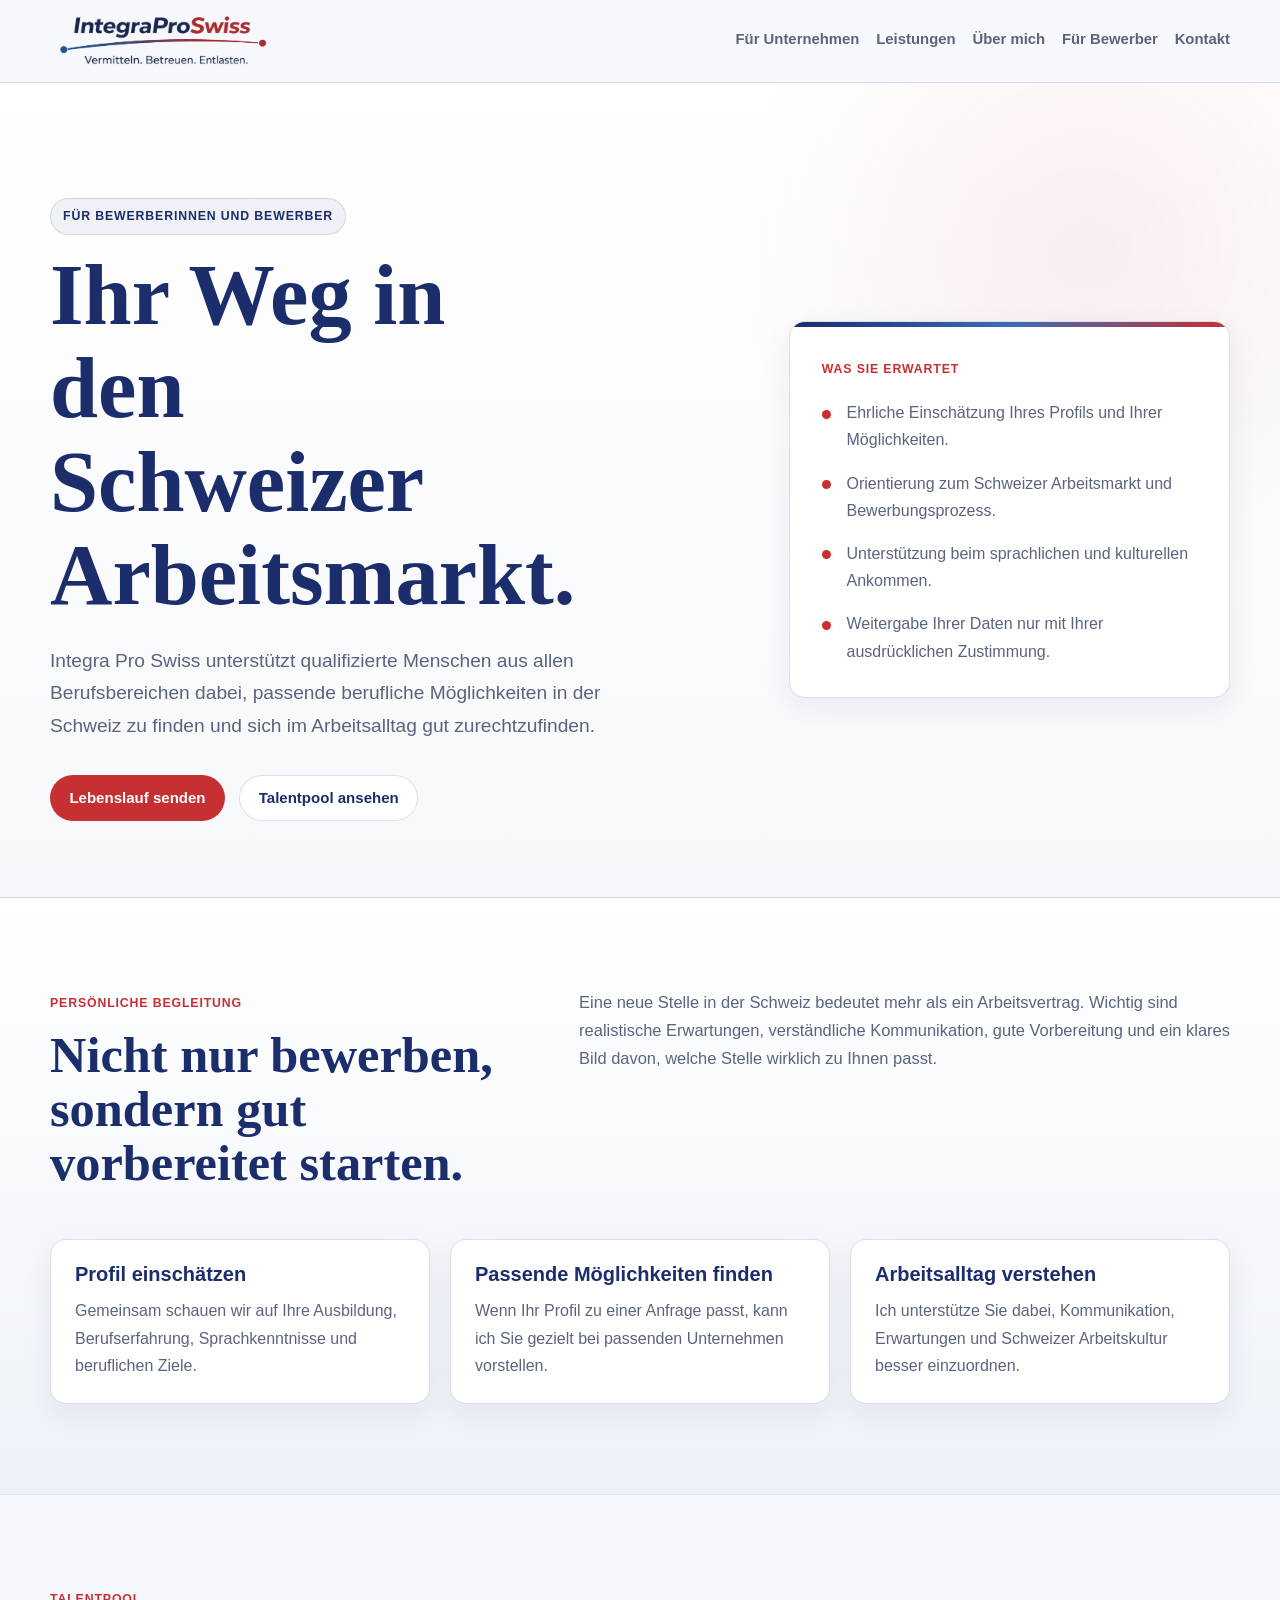
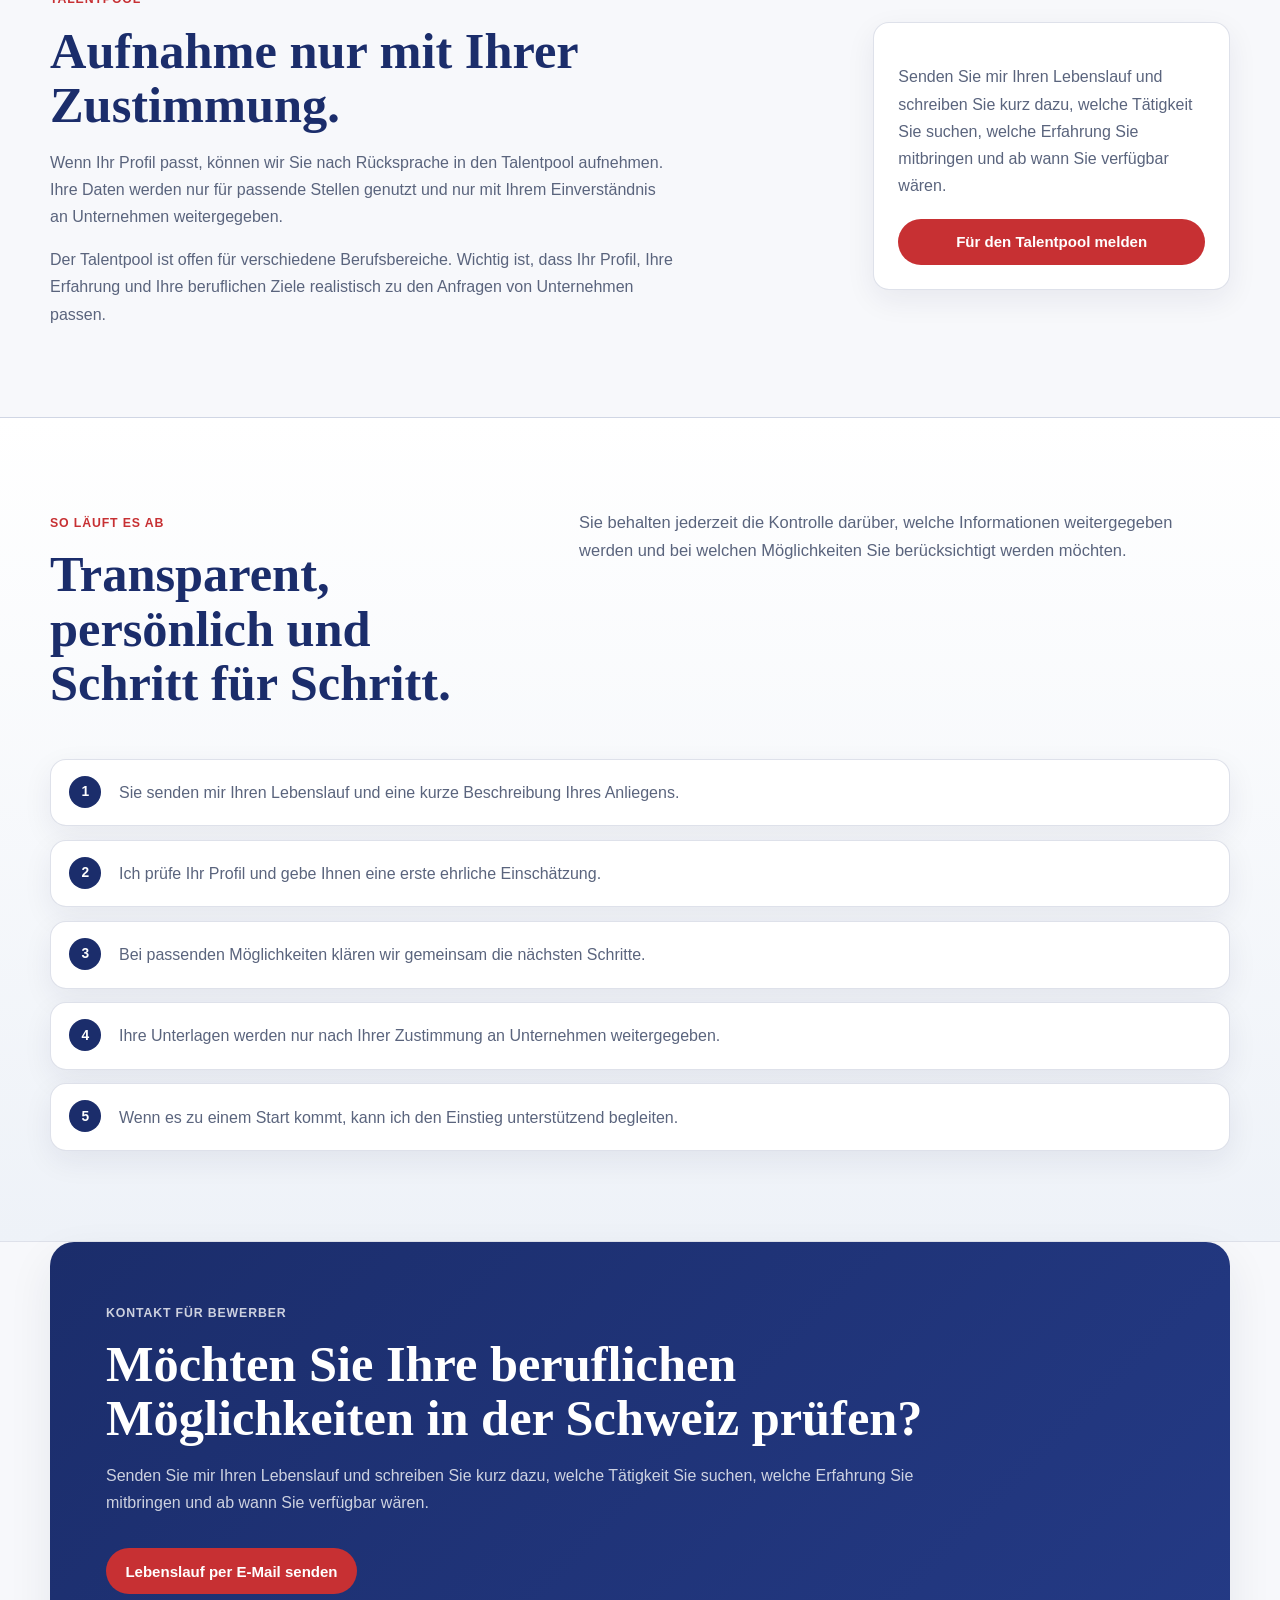
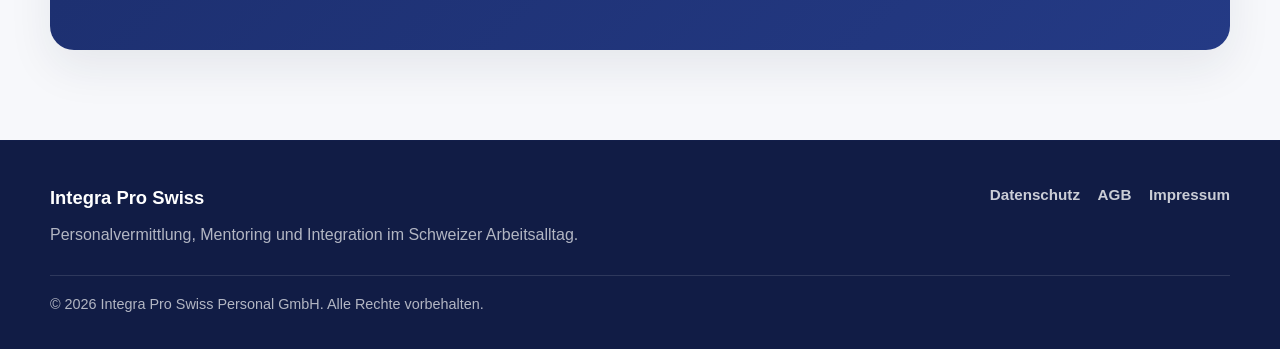
<file: bewerber.html>
<!doctype html>
<html lang="de">
  <head>
    <meta charset="UTF-8" />
    <meta name="viewport" content="width=device-width, initial-scale=1.0" />
    <title>Für Bewerber | Integra Pro Swiss</title>
    <meta
      name="description"
      content="Informationen für Bewerberinnen und Bewerber, die berufliche Möglichkeiten in der Schweiz suchen."
    />
    <meta name="referrer" content="no-referrer" />
    <meta
      http-equiv="Content-Security-Policy"
      content="default-src 'self'; script-src 'self'; style-src 'self' https://fonts.googleapis.com; font-src https://fonts.gstatic.com; img-src 'self' data:; object-src 'none'; base-uri 'self'; frame-src 'none'; connect-src 'self'"
    />
    <link rel="shortcut icon" href="./assets/favicon.ico" type="image/x-icon" />
    <link rel="preconnect" href="https://fonts.googleapis.com" />
    <link rel="preconnect" href="https://fonts.gstatic.com" crossorigin />
    <link
      href="https://fonts.googleapis.com/css2?family=Manrope:wght@400;500;600;700;800&family=Source+Serif+4:wght@500;600;700&display=swap"
      rel="stylesheet"
    />
    <link rel="stylesheet" href="./css/base.css" />
    <link rel="stylesheet" href="./css/header.css" />
    <link rel="stylesheet" href="./css/sections.css" />
    <link rel="stylesheet" href="./css/footer.css" />
    <link rel="stylesheet" href="./css/responsive.css" />
  </head>
  <body>
    <header class="site-header">
      <div class="container nav">
        <a class="brand" href="./index.html#start" aria-label="Integra Pro Swiss Startseite">
          <img
            src="./img/Logo_Integra_mitSlogen_Transparent.png"
            alt="Integra Pro Swiss"
            width="327"
            height="85"
          />
        </a>
        <button
          class="menu-toggle"
          aria-label="Menü öffnen"
          aria-expanded="false"
          aria-controls="hauptnavigation"
        >
          <svg
            aria-hidden="true"
            width="22"
            height="22"
            viewBox="0 0 24 24"
            fill="none"
            stroke="currentColor"
            stroke-width="2"
            stroke-linecap="round"
          >
            <path d="M3 6h18M3 12h18M3 18h18" />
          </svg>
        </button>
        <nav class="nav-links" id="hauptnavigation" aria-label="Hauptnavigation">
          <a href="./index.html#unternehmen">Für Unternehmen</a>
          <a href="./index.html#leistungen">Leistungen</a>
          <a href="./index.html#team">Über mich</a>
          <a href="./bewerber.html">Für Bewerber</a>
          <a href="#kontakt">Kontakt</a>
        </nav>
      </div>
    </header>

    <main id="main">
      <section class="hero candidate-hero" id="start">
        <div class="container hero-grid">
          <div class="hero-content">
            <span class="eyebrow">Für Bewerberinnen und Bewerber</span>
            <h1>Ihr Weg in den Schweizer Arbeitsmarkt.</h1>
            <p class="lead">
              Integra Pro Swiss unterstützt qualifizierte Menschen aus allen Berufsbereichen dabei, passende berufliche Möglichkeiten in der
              Schweiz zu finden und sich im Arbeitsalltag gut zurechtzufinden.
            </p>
            <div class="actions">
              <a class="btn btn-primary" href="#kontakt">Lebenslauf senden</a>
              <a class="btn btn-secondary" href="#talentpool">Talentpool ansehen</a>
            </div>
          </div>
          <aside class="highlight-card" aria-label="Begleitung für Bewerber">
            <span class="pill">Was Sie erwartet</span>
            <ul class="check-list">
              <li>Ehrliche Einschätzung Ihres Profils und Ihrer Möglichkeiten.</li>
              <li>Orientierung zum Schweizer Arbeitsmarkt und Bewerbungsprozess.</li>
              <li>Unterstützung beim sprachlichen und kulturellen Ankommen.</li>
              <li>Weitergabe Ihrer Daten nur mit Ihrer ausdrücklichen Zustimmung.</li>
            </ul>
          </aside>
        </div>
      </section>

      <section class="section section-tinted">
        <div class="container">
          <div class="section-head">
            <div>
              <span class="pill">Persönliche Begleitung</span>
              <h2>Nicht nur bewerben, sondern gut vorbereitet starten.</h2>
            </div>
            <p>
              Eine neue Stelle in der Schweiz bedeutet mehr als ein Arbeitsvertrag. Wichtig
              sind realistische Erwartungen, verständliche Kommunikation, gute Vorbereitung
              und ein klares Bild davon, welche Stelle wirklich zu Ihnen passt.
            </p>
          </div>
          <div class="grid grid-3">
            <article class="service-card">
              <h3>Profil einschätzen</h3>
              <p>
                Gemeinsam schauen wir auf Ihre Ausbildung, Berufserfahrung, Sprachkenntnisse
                und beruflichen Ziele.
              </p>
            </article>
            <article class="service-card">
              <h3>Passende Möglichkeiten finden</h3>
              <p>
                Wenn Ihr Profil zu einer Anfrage passt, kann ich Sie gezielt bei passenden
                Unternehmen vorstellen.
              </p>
            </article>
            <article class="service-card">
              <h3>Arbeitsalltag verstehen</h3>
              <p>
                Ich unterstütze Sie dabei, Kommunikation, Erwartungen und Schweizer
                Arbeitskultur besser einzuordnen.
              </p>
            </article>
          </div>
        </div>
      </section>

      <section class="section" id="talentpool">
        <div class="container split-callout">
          <div>
            <span class="pill">Talentpool</span>
            <h2>Aufnahme nur mit Ihrer Zustimmung.</h2>
            <p>
              Wenn Ihr Profil passt, können wir Sie nach Rücksprache in den Talentpool
              aufnehmen. Ihre Daten werden nur für passende Stellen genutzt und nur mit Ihrem
              Einverständnis an Unternehmen weitergegeben.
            </p>
            <p>
              Der Talentpool ist offen für verschiedene Berufsbereiche. Wichtig ist, dass Ihr
              Profil, Ihre Erfahrung und Ihre beruflichen Ziele realistisch zu den Anfragen von
              Unternehmen passen.
            </p>
          </div>
          <div class="callout-panel">
            <p>
              Senden Sie mir Ihren Lebenslauf und schreiben Sie kurz dazu, welche Tätigkeit
              Sie suchen, welche Erfahrung Sie mitbringen und ab wann Sie verfügbar wären.
            </p>
            <a
              class="btn btn-primary"
              href="https://forms.office.com/e/yCJU853ke5"
              target="_blank"
              rel="noopener noreferrer"
              referrerpolicy="no-referrer"
            >
              Für den Talentpool melden
            </a>
          </div>
        </div>
      </section>

      <section class="section section-tinted">
        <div class="container">
          <div class="section-head">
            <div>
              <span class="pill">So läuft es ab</span>
              <h2>Transparent, persönlich und Schritt für Schritt.</h2>
            </div>
            <p>
              Sie behalten jederzeit die Kontrolle darüber, welche Informationen weitergegeben
              werden und bei welchen Möglichkeiten Sie berücksichtigt werden möchten.
            </p>
          </div>
          <ol class="process-list">
            <li>Sie senden mir Ihren Lebenslauf und eine kurze Beschreibung Ihres Anliegens.</li>
            <li>Ich prüfe Ihr Profil und gebe Ihnen eine erste ehrliche Einschätzung.</li>
            <li>Bei passenden Möglichkeiten klären wir gemeinsam die nächsten Schritte.</li>
            <li>Ihre Unterlagen werden nur nach Ihrer Zustimmung an Unternehmen weitergegeben.</li>
            <li>Wenn es zu einem Start kommt, kann ich den Einstieg unterstützend begleiten.</li>
          </ol>
        </div>
      </section>

      <section class="section contact-section" id="kontakt">
        <div class="container">
          <div class="contact-card">
            <span class="pill light">Kontakt für Bewerber</span>
            <h2>Möchten Sie Ihre beruflichen Möglichkeiten in der Schweiz prüfen?</h2>
            <p>
              Senden Sie mir Ihren Lebenslauf und schreiben Sie kurz dazu, welche Tätigkeit
              Sie suchen, welche Erfahrung Sie mitbringen und ab wann Sie verfügbar wären.
            </p>
            <div class="actions">
              <a
                class="btn btn-primary"
                href="mailto:info@integra-pro-swiss.ch?subject=Bewerbung"
              >
                Lebenslauf per E-Mail senden
              </a>
            </div>
          </div>
        </div>
      </section>
    </main>

    <footer class="site-footer">
      <div class="container footer-grid">
        <div>
          <a class="footer-brand" href="./index.html#start">Integra Pro Swiss</a>
          <p>Personalvermittlung, Mentoring und Integration im Schweizer Arbeitsalltag.</p>
        </div>
        <nav class="footer-links" aria-label="Footer Navigation">
          <a href="./datenschutz.html">Datenschutz</a>
          <a href="./agb.html">AGB</a>
          <a href="./impressum.html">Impressum</a>
        </nav>
      </div>
      <div class="container footer-bottom">
        <p>© 2026 Integra Pro Swiss Personal GmbH. Alle Rechte vorbehalten.</p>
      </div>
    </footer>

    <script src="./js/navigation.js"></script>
  </body>
</html>
</file>
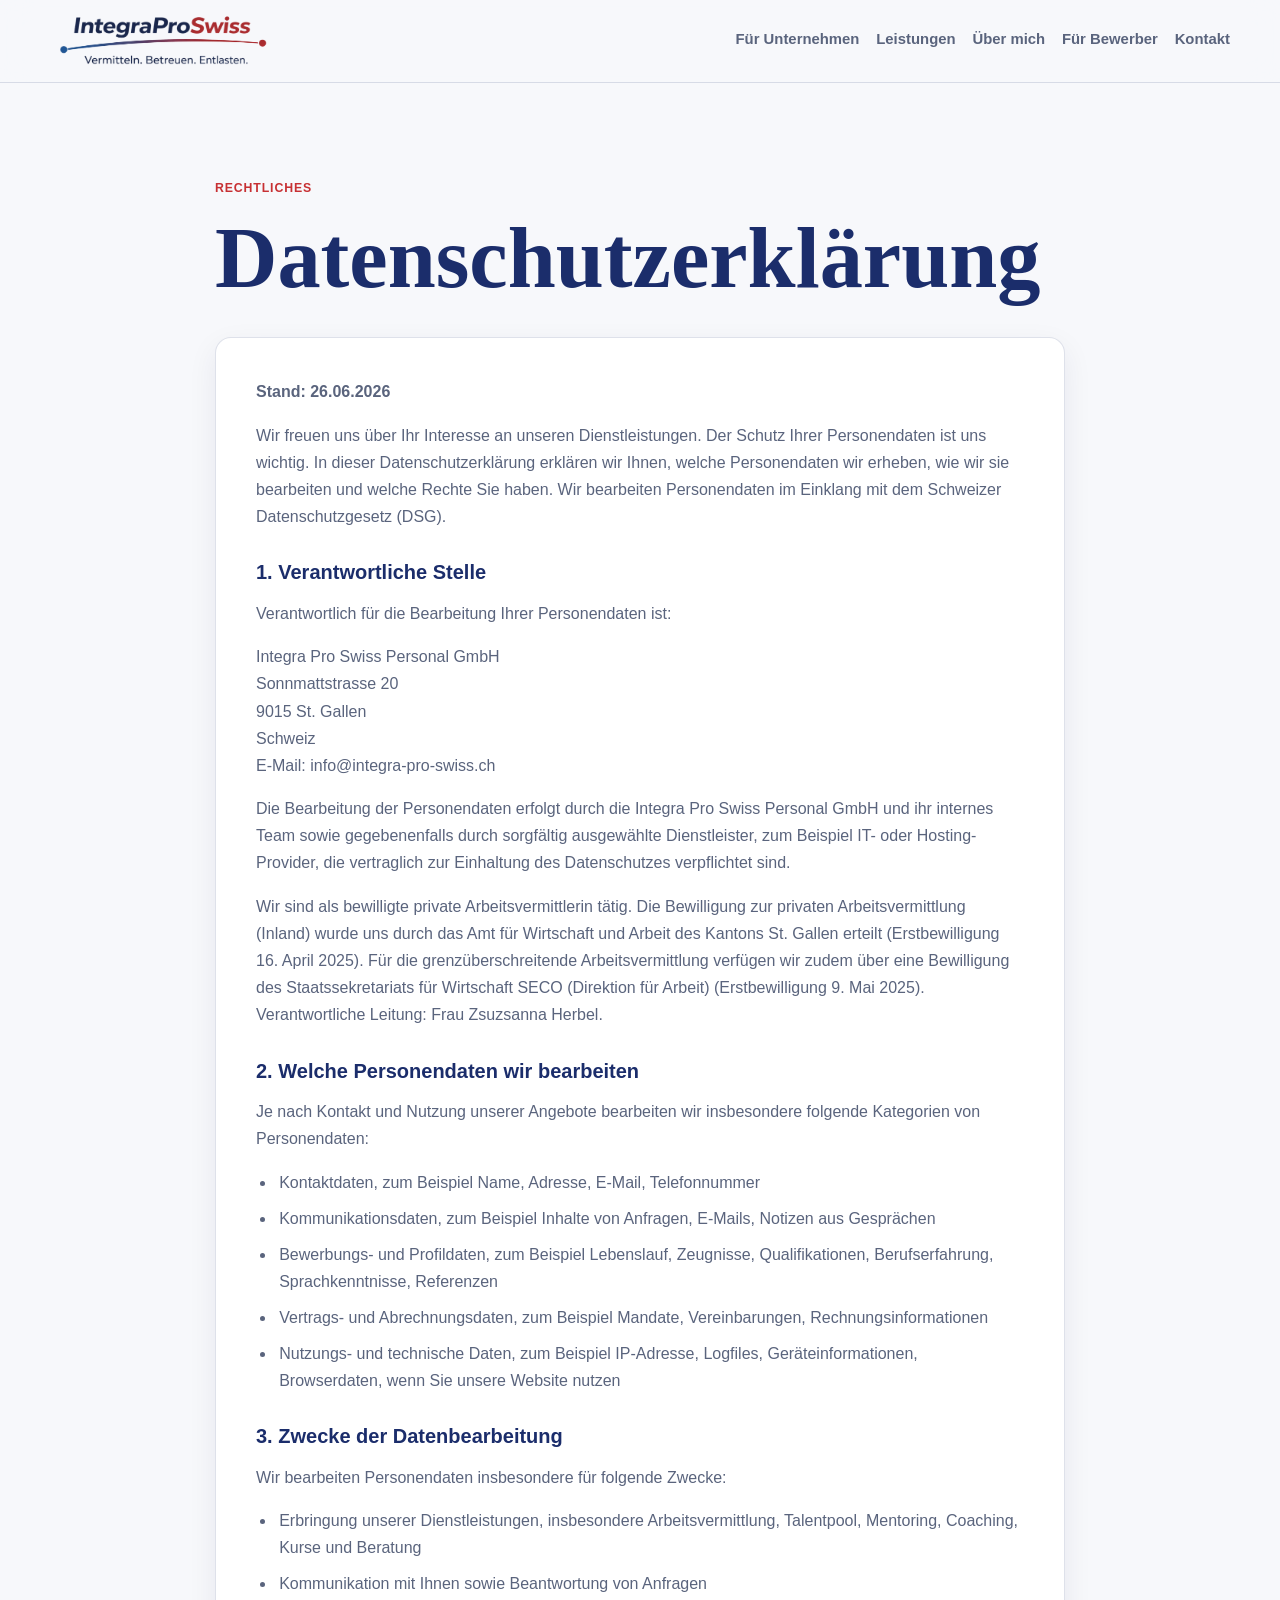
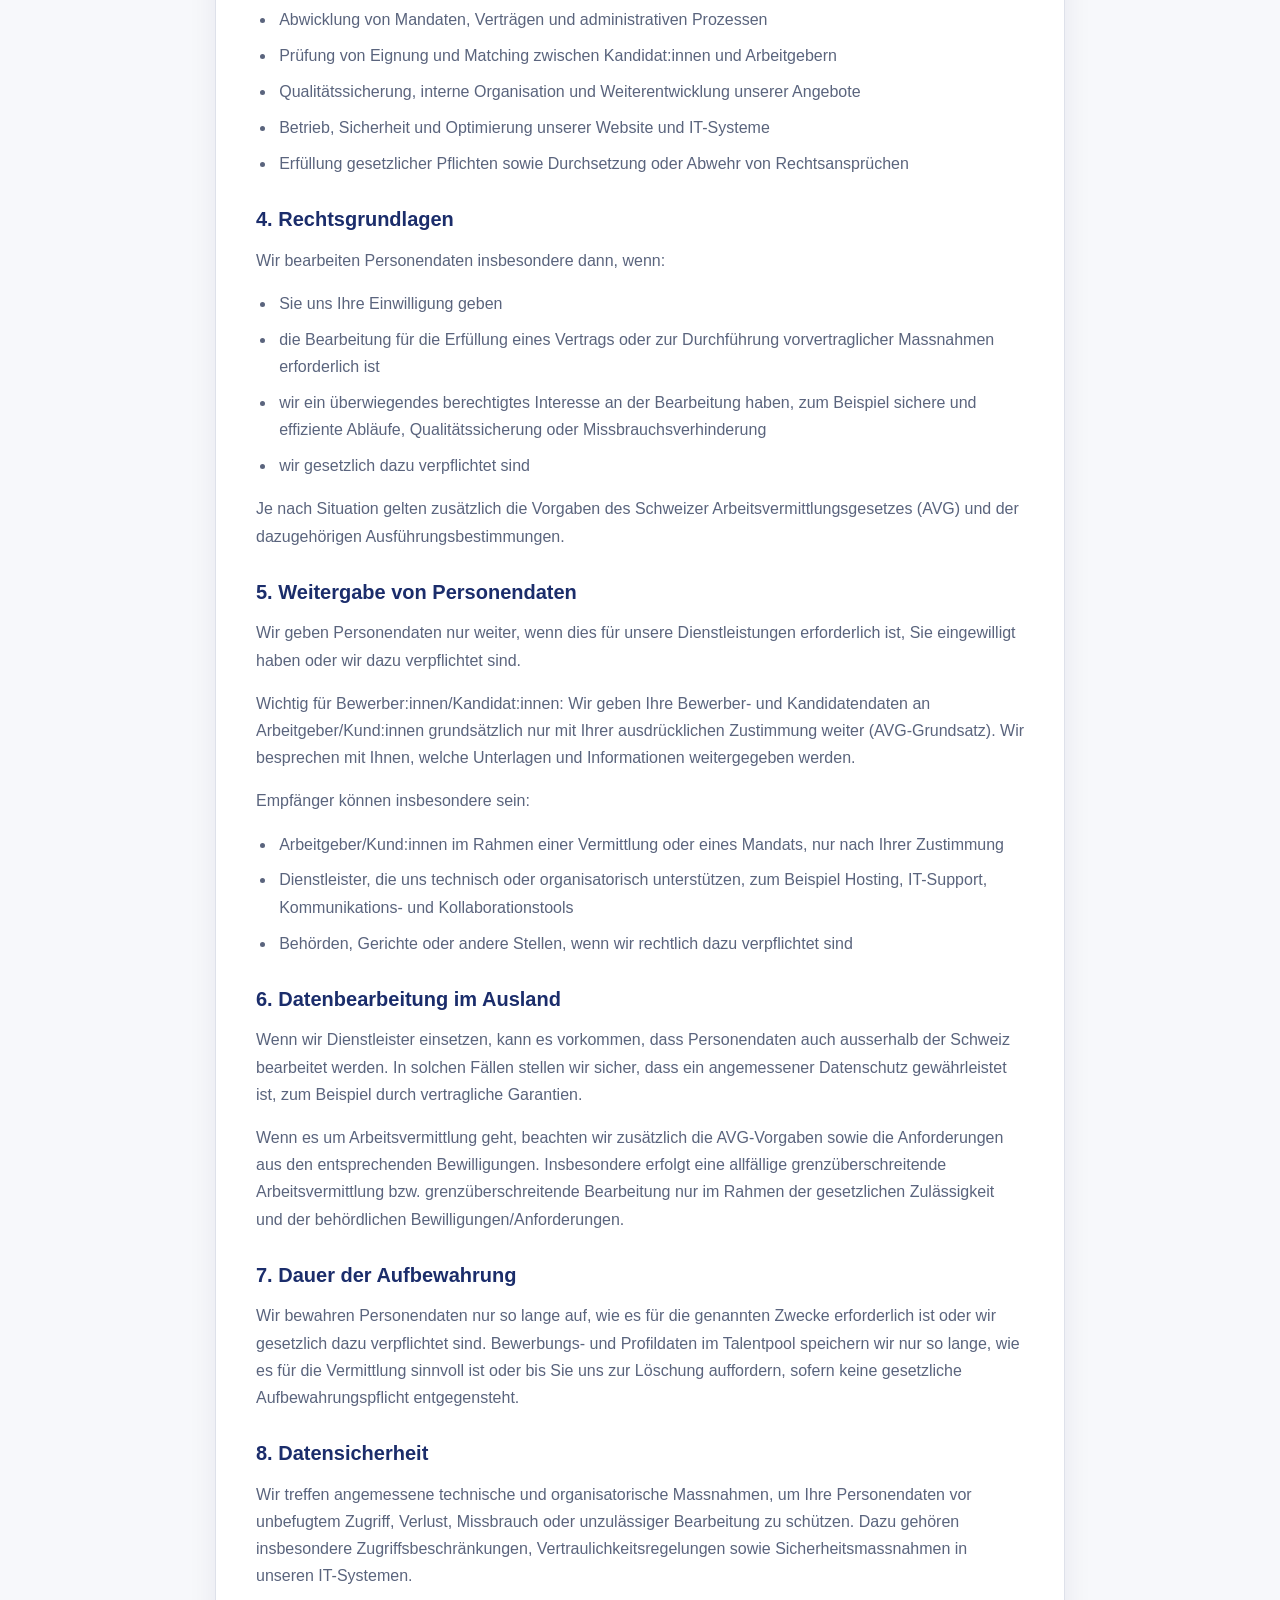
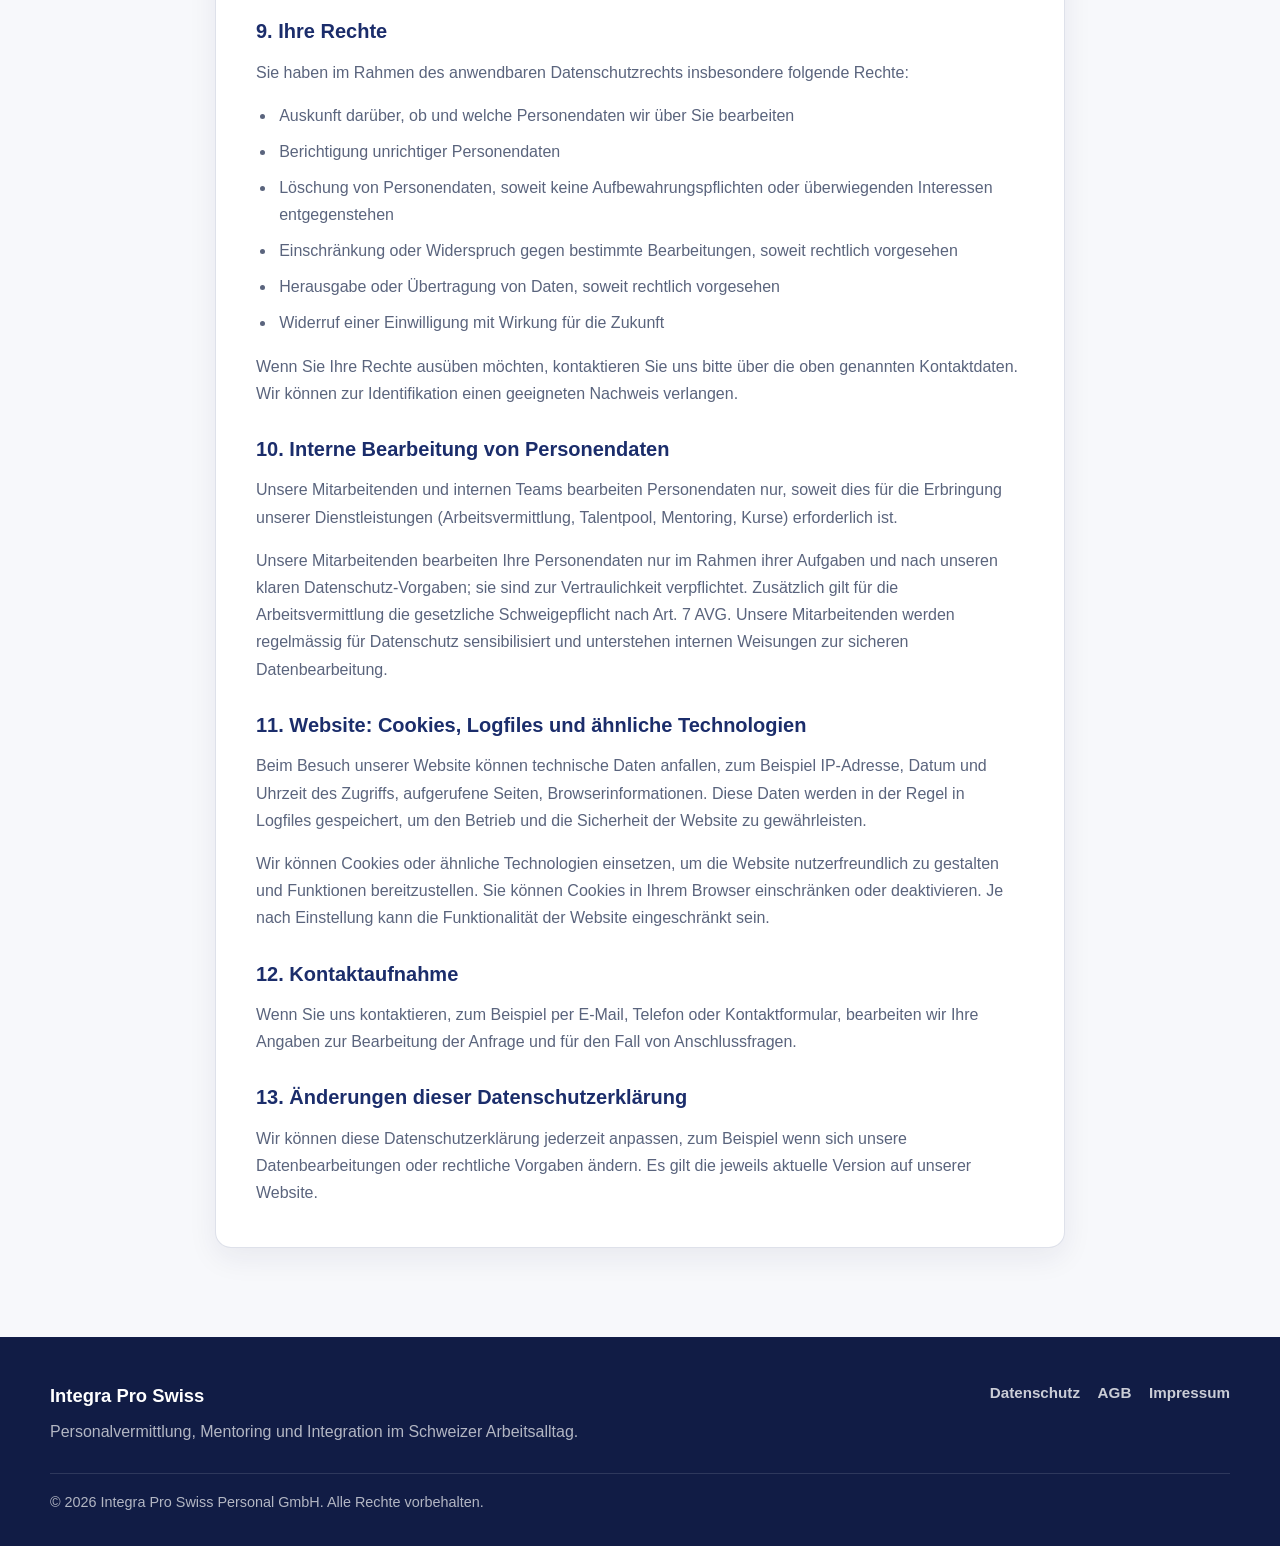
<file: datenschutz.html>
<!doctype html>
<html lang="de">
  <head>
    <meta charset="UTF-8" />
    <meta name="viewport" content="width=device-width, initial-scale=1.0" />
    <title>Datenschutz | Integra Pro Swiss</title>
    <meta
      name="description"
      content="Datenschutzerklärung der Integra Pro Swiss Personal GmbH."
    />
    <meta name="referrer" content="no-referrer" />
    <meta
      http-equiv="Content-Security-Policy"
      content="default-src 'self'; script-src 'self'; style-src 'self' https://fonts.googleapis.com; font-src https://fonts.gstatic.com; img-src 'self' data:; object-src 'none'; base-uri 'self'; frame-src 'none'; connect-src 'self'"
    />
    <link rel="shortcut icon" href="./assets/favicon.ico" type="image/x-icon" />
    <link rel="preconnect" href="https://fonts.googleapis.com" />
    <link rel="preconnect" href="https://fonts.gstatic.com" crossorigin />
    <link
      href="https://fonts.googleapis.com/css2?family=Manrope:wght@400;500;600;700;800&family=Source+Serif+4:wght@500;600;700&display=swap"
      rel="stylesheet"
    />
    <link rel="stylesheet" href="./css/base.css" />
    <link rel="stylesheet" href="./css/header.css" />
    <link rel="stylesheet" href="./css/sections.css" />
    <link rel="stylesheet" href="./css/footer.css" />
    <link rel="stylesheet" href="./css/responsive.css" />
  </head>
  <body>
    <header class="site-header">
      <div class="container nav">
        <a class="brand" href="./index.html#start" aria-label="Integra Pro Swiss Startseite">
          <img src="./img/Logo_Integra_mitSlogen_Transparent.png" alt="Integra Pro Swiss" width="327" height="85" />
        </a>
        <button class="menu-toggle" aria-label="Menü öffnen" aria-expanded="false" aria-controls="hauptnavigation">
          <svg aria-hidden="true" width="22" height="22" viewBox="0 0 24 24" fill="none" stroke="currentColor" stroke-width="2" stroke-linecap="round">
            <path d="M3 6h18M3 12h18M3 18h18" />
          </svg>
        </button>
        <nav class="nav-links" id="hauptnavigation" aria-label="Hauptnavigation">
          <a href="./index.html#unternehmen">Für Unternehmen</a>
          <a href="./index.html#leistungen">Leistungen</a>
          <a href="./index.html#team">Über mich</a>
          <a href="./bewerber.html">Für Bewerber</a>
          <a href="./index.html#kontakt">Kontakt</a>
        </nav>
      </div>
    </header>

    <main id="main">
      <section class="section legal-page">
        <div class="container narrow">
          <span class="pill">Rechtliches</span>
          <h1>Datenschutzerklärung</h1>
          <div class="legal-content">
            <p><strong>Stand: 26.06.2026</strong></p>
            <p>
              Wir freuen uns über Ihr Interesse an unseren Dienstleistungen. Der Schutz Ihrer
              Personendaten ist uns wichtig. In dieser Datenschutzerklärung erklären wir Ihnen,
              welche Personendaten wir erheben, wie wir sie bearbeiten und welche Rechte Sie
              haben. Wir bearbeiten Personendaten im Einklang mit dem Schweizer
              Datenschutzgesetz (DSG).
            </p>

            <h2>1. Verantwortliche Stelle</h2>
            <p>
              Verantwortlich für die Bearbeitung Ihrer Personendaten ist:
            </p>
            <p>
              Integra Pro Swiss Personal GmbH<br />
              Sonnmattstrasse 20<br />
              9015 St. Gallen<br />
              Schweiz<br />
              E-Mail: info@integra-pro-swiss.ch
            </p>
            <p>
              Die Bearbeitung der Personendaten erfolgt durch die Integra Pro Swiss Personal
              GmbH und ihr internes Team sowie gegebenenfalls durch sorgfältig ausgewählte
              Dienstleister, zum Beispiel IT- oder Hosting-Provider, die vertraglich zur
              Einhaltung des Datenschutzes verpflichtet sind.
            </p>
            <p>
              Wir sind als bewilligte private Arbeitsvermittlerin tätig. Die Bewilligung zur
              privaten Arbeitsvermittlung (Inland) wurde uns durch das Amt für Wirtschaft und
              Arbeit des Kantons St. Gallen erteilt (Erstbewilligung 16. April 2025). Für die
              grenzüberschreitende Arbeitsvermittlung verfügen wir zudem über eine Bewilligung
              des Staatssekretariats für Wirtschaft SECO (Direktion für Arbeit)
              (Erstbewilligung 9. Mai 2025). Verantwortliche Leitung: Frau Zsuzsanna Herbel.
            </p>

            <h2>2. Welche Personendaten wir bearbeiten</h2>
            <p>
              Je nach Kontakt und Nutzung unserer Angebote bearbeiten wir insbesondere folgende
              Kategorien von Personendaten:
            </p>
            <ul>
              <li>Kontaktdaten, zum Beispiel Name, Adresse, E-Mail, Telefonnummer</li>
              <li>Kommunikationsdaten, zum Beispiel Inhalte von Anfragen, E-Mails, Notizen aus Gesprächen</li>
              <li>Bewerbungs- und Profildaten, zum Beispiel Lebenslauf, Zeugnisse, Qualifikationen, Berufserfahrung, Sprachkenntnisse, Referenzen</li>
              <li>Vertrags- und Abrechnungsdaten, zum Beispiel Mandate, Vereinbarungen, Rechnungsinformationen</li>
              <li>Nutzungs- und technische Daten, zum Beispiel IP-Adresse, Logfiles, Geräteinformationen, Browserdaten, wenn Sie unsere Website nutzen</li>
            </ul>

            <h2>3. Zwecke der Datenbearbeitung</h2>
            <p>Wir bearbeiten Personendaten insbesondere für folgende Zwecke:</p>
            <ul>
              <li>Erbringung unserer Dienstleistungen, insbesondere Arbeitsvermittlung, Talentpool, Mentoring, Coaching, Kurse und Beratung</li>
              <li>Kommunikation mit Ihnen sowie Beantwortung von Anfragen</li>
              <li>Abwicklung von Mandaten, Verträgen und administrativen Prozessen</li>
              <li>Prüfung von Eignung und Matching zwischen Kandidat:innen und Arbeitgebern</li>
              <li>Qualitätssicherung, interne Organisation und Weiterentwicklung unserer Angebote</li>
              <li>Betrieb, Sicherheit und Optimierung unserer Website und IT-Systeme</li>
              <li>Erfüllung gesetzlicher Pflichten sowie Durchsetzung oder Abwehr von Rechtsansprüchen</li>
            </ul>

            <h2>4. Rechtsgrundlagen</h2>
            <p>Wir bearbeiten Personendaten insbesondere dann, wenn:</p>
            <ul>
              <li>Sie uns Ihre Einwilligung geben</li>
              <li>die Bearbeitung für die Erfüllung eines Vertrags oder zur Durchführung vorvertraglicher Massnahmen erforderlich ist</li>
              <li>wir ein überwiegendes berechtigtes Interesse an der Bearbeitung haben, zum Beispiel sichere und effiziente Abläufe, Qualitätssicherung oder Missbrauchsverhinderung</li>
              <li>wir gesetzlich dazu verpflichtet sind</li>
            </ul>
            <p>
              Je nach Situation gelten zusätzlich die Vorgaben des Schweizer
              Arbeitsvermittlungsgesetzes (AVG) und der dazugehörigen Ausführungsbestimmungen.
            </p>

            <h2>5. Weitergabe von Personendaten</h2>
            <p>
              Wir geben Personendaten nur weiter, wenn dies für unsere Dienstleistungen
              erforderlich ist, Sie eingewilligt haben oder wir dazu verpflichtet sind.
            </p>
            <p>
              Wichtig für Bewerber:innen/Kandidat:innen: Wir geben Ihre Bewerber- und
              Kandidatendaten an Arbeitgeber/Kund:innen grundsätzlich nur mit Ihrer
              ausdrücklichen Zustimmung weiter (AVG-Grundsatz). Wir besprechen mit Ihnen,
              welche Unterlagen und Informationen weitergegeben werden.
            </p>
            <p>Empfänger können insbesondere sein:</p>
            <ul>
              <li>Arbeitgeber/Kund:innen im Rahmen einer Vermittlung oder eines Mandats, nur nach Ihrer Zustimmung</li>
              <li>Dienstleister, die uns technisch oder organisatorisch unterstützen, zum Beispiel Hosting, IT-Support, Kommunikations- und Kollaborationstools</li>
              <li>Behörden, Gerichte oder andere Stellen, wenn wir rechtlich dazu verpflichtet sind</li>
            </ul>

            <h2>6. Datenbearbeitung im Ausland</h2>
            <p>
              Wenn wir Dienstleister einsetzen, kann es vorkommen, dass Personendaten auch
              ausserhalb der Schweiz bearbeitet werden. In solchen Fällen stellen wir sicher,
              dass ein angemessener Datenschutz gewährleistet ist, zum Beispiel durch
              vertragliche Garantien.
            </p>
            <p>
              Wenn es um Arbeitsvermittlung geht, beachten wir zusätzlich die AVG-Vorgaben
              sowie die Anforderungen aus den entsprechenden Bewilligungen. Insbesondere
              erfolgt eine allfällige grenzüberschreitende Arbeitsvermittlung bzw.
              grenzüberschreitende Bearbeitung nur im Rahmen der gesetzlichen Zulässigkeit
              und der behördlichen Bewilligungen/Anforderungen.
            </p>

            <h2>7. Dauer der Aufbewahrung</h2>
            <p>
              Wir bewahren Personendaten nur so lange auf, wie es für die genannten Zwecke
              erforderlich ist oder wir gesetzlich dazu verpflichtet sind. Bewerbungs- und
              Profildaten im Talentpool speichern wir nur so lange, wie es für die Vermittlung
              sinnvoll ist oder bis Sie uns zur Löschung auffordern, sofern keine gesetzliche
              Aufbewahrungspflicht entgegensteht.
            </p>

            <h2>8. Datensicherheit</h2>
            <p>
              Wir treffen angemessene technische und organisatorische Massnahmen, um Ihre
              Personendaten vor unbefugtem Zugriff, Verlust, Missbrauch oder unzulässiger
              Bearbeitung zu schützen. Dazu gehören insbesondere Zugriffsbeschränkungen,
              Vertraulichkeitsregelungen sowie Sicherheitsmassnahmen in unseren IT-Systemen.
            </p>

            <h2>9. Ihre Rechte</h2>
            <p>
              Sie haben im Rahmen des anwendbaren Datenschutzrechts insbesondere folgende
              Rechte:
            </p>
            <ul>
              <li>Auskunft darüber, ob und welche Personendaten wir über Sie bearbeiten</li>
              <li>Berichtigung unrichtiger Personendaten</li>
              <li>Löschung von Personendaten, soweit keine Aufbewahrungspflichten oder überwiegenden Interessen entgegenstehen</li>
              <li>Einschränkung oder Widerspruch gegen bestimmte Bearbeitungen, soweit rechtlich vorgesehen</li>
              <li>Herausgabe oder Übertragung von Daten, soweit rechtlich vorgesehen</li>
              <li>Widerruf einer Einwilligung mit Wirkung für die Zukunft</li>
            </ul>
            <p>
              Wenn Sie Ihre Rechte ausüben möchten, kontaktieren Sie uns bitte über die oben
              genannten Kontaktdaten. Wir können zur Identifikation einen geeigneten Nachweis
              verlangen.
            </p>

            <h2>10. Interne Bearbeitung von Personendaten</h2>
            <p>
              Unsere Mitarbeitenden und internen Teams bearbeiten Personendaten nur, soweit
              dies für die Erbringung unserer Dienstleistungen (Arbeitsvermittlung,
              Talentpool, Mentoring, Kurse) erforderlich ist.
            </p>
            <p>
              Unsere Mitarbeitenden bearbeiten Ihre Personendaten nur im Rahmen ihrer Aufgaben
              und nach unseren klaren Datenschutz-Vorgaben; sie sind zur Vertraulichkeit
              verpflichtet. Zusätzlich gilt für die Arbeitsvermittlung die gesetzliche
              Schweigepflicht nach Art. 7 AVG. Unsere Mitarbeitenden werden regelmässig für
              Datenschutz sensibilisiert und unterstehen internen Weisungen zur sicheren
              Datenbearbeitung.
            </p>

            <h2>11. Website: Cookies, Logfiles und ähnliche Technologien</h2>
            <p>
              Beim Besuch unserer Website können technische Daten anfallen, zum Beispiel
              IP-Adresse, Datum und Uhrzeit des Zugriffs, aufgerufene Seiten,
              Browserinformationen. Diese Daten werden in der Regel in Logfiles gespeichert,
              um den Betrieb und die Sicherheit der Website zu gewährleisten.
            </p>
            <p>
              Wir können Cookies oder ähnliche Technologien einsetzen, um die Website
              nutzerfreundlich zu gestalten und Funktionen bereitzustellen. Sie können Cookies
              in Ihrem Browser einschränken oder deaktivieren. Je nach Einstellung kann die
              Funktionalität der Website eingeschränkt sein.
            </p>

            <h2>12. Kontaktaufnahme</h2>
            <p>
              Wenn Sie uns kontaktieren, zum Beispiel per E-Mail, Telefon oder Kontaktformular,
              bearbeiten wir Ihre Angaben zur Bearbeitung der Anfrage und für den Fall von
              Anschlussfragen.
            </p>

            <h2>13. Änderungen dieser Datenschutzerklärung</h2>
            <p>
              Wir können diese Datenschutzerklärung jederzeit anpassen, zum Beispiel wenn sich
              unsere Datenbearbeitungen oder rechtliche Vorgaben ändern. Es gilt die jeweils
              aktuelle Version auf unserer Website.
            </p>
          </div>
        </div>
      </section>
    </main>

    <footer class="site-footer">
      <div class="container footer-grid">
        <div>
          <a class="footer-brand" href="./index.html#start">Integra Pro Swiss</a>
          <p>Personalvermittlung, Mentoring und Integration im Schweizer Arbeitsalltag.</p>
        </div>
        <nav class="footer-links" aria-label="Footer Navigation">
          <a href="./datenschutz.html">Datenschutz</a>
          <a href="./agb.html">AGB</a>
          <a href="./impressum.html">Impressum</a>
        </nav>
      </div>
      <div class="container footer-bottom">
        <p>© 2026 Integra Pro Swiss Personal GmbH. Alle Rechte vorbehalten.</p>
      </div>
    </footer>

    <script src="./js/navigation.js"></script>
  </body>
</html>
</file>
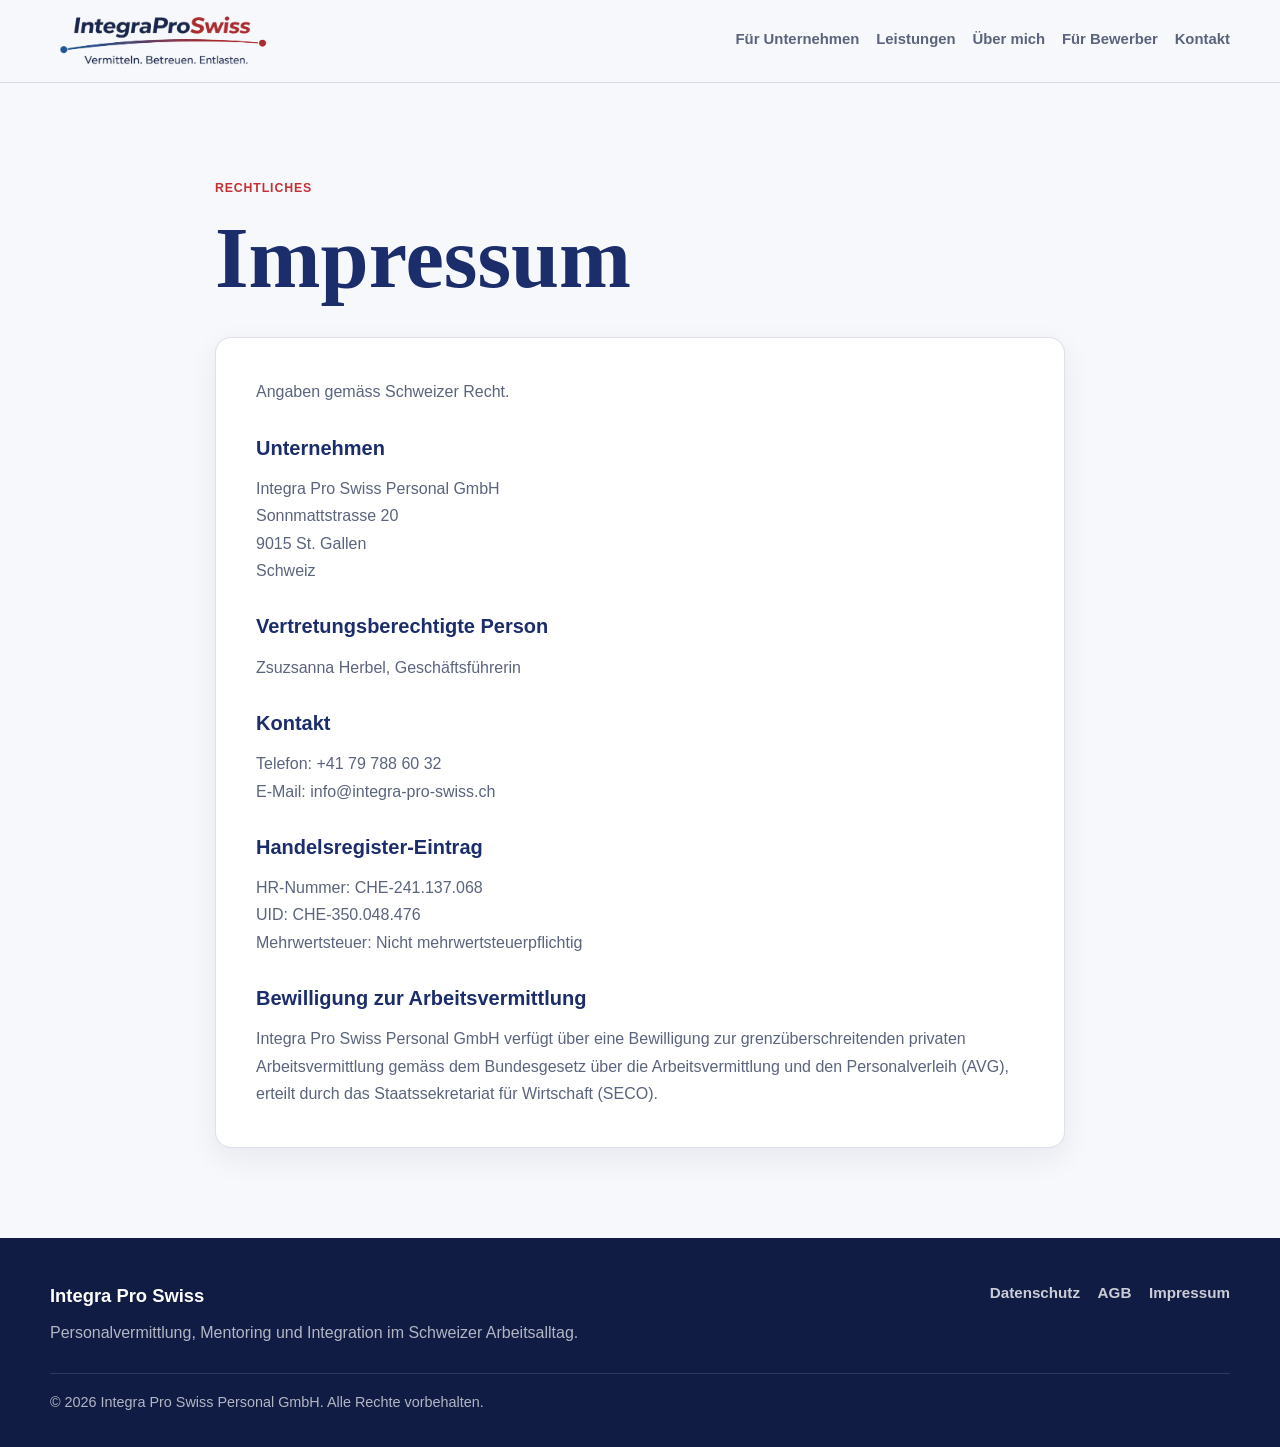
<file: impressum.html>
<!doctype html>
<html lang="de">
  <head>
    <meta charset="UTF-8" />
    <meta name="viewport" content="width=device-width, initial-scale=1.0" />
    <title>Impressum | Integra Pro Swiss</title>
    <meta
      name="description"
      content="Impressum und rechtliche Angaben der Integra Pro Swiss Personal GmbH."
    />
    <meta name="referrer" content="no-referrer" />
    <meta
      http-equiv="Content-Security-Policy"
      content="default-src 'self'; script-src 'self'; style-src 'self' https://fonts.googleapis.com; font-src https://fonts.gstatic.com; img-src 'self' data:; object-src 'none'; base-uri 'self'; frame-src 'none'; connect-src 'self'"
    />
    <link rel="shortcut icon" href="./assets/favicon.ico" type="image/x-icon" />
    <link rel="preconnect" href="https://fonts.googleapis.com" />
    <link rel="preconnect" href="https://fonts.gstatic.com" crossorigin />
    <link
      href="https://fonts.googleapis.com/css2?family=Manrope:wght@400;500;600;700;800&family=Source+Serif+4:wght@500;600;700&display=swap"
      rel="stylesheet"
    />
    <link rel="stylesheet" href="./css/base.css" />
    <link rel="stylesheet" href="./css/header.css" />
    <link rel="stylesheet" href="./css/sections.css" />
    <link rel="stylesheet" href="./css/footer.css" />
    <link rel="stylesheet" href="./css/responsive.css" />
  </head>
  <body>
    <header class="site-header">
      <div class="container nav">
        <a class="brand" href="./index.html#start" aria-label="Integra Pro Swiss Startseite">
          <img src="./img/Logo_Integra_mitSlogen_Transparent.png" alt="Integra Pro Swiss" width="327" height="85" />
        </a>
        <button class="menu-toggle" aria-label="Menü öffnen" aria-expanded="false" aria-controls="hauptnavigation">
          <svg aria-hidden="true" width="22" height="22" viewBox="0 0 24 24" fill="none" stroke="currentColor" stroke-width="2" stroke-linecap="round">
            <path d="M3 6h18M3 12h18M3 18h18" />
          </svg>
        </button>
        <nav class="nav-links" id="hauptnavigation" aria-label="Hauptnavigation">
          <a href="./index.html#unternehmen">Für Unternehmen</a>
          <a href="./index.html#leistungen">Leistungen</a>
          <a href="./index.html#team">Über mich</a>
          <a href="./bewerber.html">Für Bewerber</a>
          <a href="./index.html#kontakt">Kontakt</a>
        </nav>
      </div>
    </header>

    <main id="main">
      <section class="section legal-page">
        <div class="container narrow">
          <span class="pill">Rechtliches</span>
          <h1>Impressum</h1>
          <div class="legal-content">
            <p>Angaben gemäss Schweizer Recht.</p>

            <h2>Unternehmen</h2>
            <p>
              Integra Pro Swiss Personal GmbH<br />
              Sonnmattstrasse 20<br />
              9015 St. Gallen<br />
              Schweiz
            </p>

            <h2>Vertretungsberechtigte Person</h2>
            <p>Zsuzsanna Herbel, Geschäftsführerin</p>

            <h2>Kontakt</h2>
            <p>
              Telefon: +41 79 788 60 32<br />
              E-Mail: info@integra-pro-swiss.ch
            </p>

            <h2>Handelsregister-Eintrag</h2>
            <p>
              HR-Nummer: CHE-241.137.068<br />
              UID: CHE-350.048.476<br />
              Mehrwertsteuer: Nicht mehrwertsteuerpflichtig
            </p>

            <h2>Bewilligung zur Arbeitsvermittlung</h2>
            <p>
              Integra Pro Swiss Personal GmbH verfügt über eine Bewilligung zur
              grenzüberschreitenden privaten Arbeitsvermittlung gemäss dem Bundesgesetz über
              die Arbeitsvermittlung und den Personalverleih (AVG), erteilt durch das
              Staatssekretariat für Wirtschaft (SECO).
            </p>
          </div>
        </div>
      </section>
    </main>

    <footer class="site-footer">
      <div class="container footer-grid">
        <div>
          <a class="footer-brand" href="./index.html#start">Integra Pro Swiss</a>
          <p>Personalvermittlung, Mentoring und Integration im Schweizer Arbeitsalltag.</p>
        </div>
        <nav class="footer-links" aria-label="Footer Navigation">
          <a href="./datenschutz.html">Datenschutz</a>
          <a href="./agb.html">AGB</a>
          <a href="./impressum.html">Impressum</a>
        </nav>
      </div>
      <div class="container footer-bottom">
        <p>© 2026 Integra Pro Swiss Personal GmbH. Alle Rechte vorbehalten.</p>
      </div>
    </footer>

    <script src="./js/navigation.js"></script>
  </body>
</html>
</file>
<file: css/base.css>
:root {
  --color-bg: #f7f8fb;
  --color-surface: #ffffff;
  --color-surface-soft: #eef2f8;
  --color-text: #1b2d6b;
  --color-muted: #5a647d;
  --color-border: rgba(27, 45, 107, 0.14);
  --color-primary: #1b2d6b;
  --color-accent: #c73033;
  --color-accent-hover: #a92528;
  --color-white: #ffffff;

  --shadow-soft: 0 18px 45px rgba(24, 35, 70, 0.08);
  --shadow-card: 0 10px 30px rgba(24, 35, 70, 0.07);
  --radius-sm: 10px;
  --radius-md: 16px;
  --radius-lg: 24px;
  --content-width: 1180px;

  --font-body: "Manrope", Arial, sans-serif;
  --font-display: "Source Serif 4", Georgia, serif;
}

* {
  box-sizing: border-box;
  margin: 0;
  padding: 0;
}

html {
  scroll-behavior: smooth;
}

body {
  min-width: 320px;
  background: var(--color-bg);
  color: var(--color-text);
  font-family: var(--font-body);
  font-size: 16px;
  line-height: 1.7;
  text-rendering: optimizeLegibility;
}

img,
svg {
  display: block;
  max-width: 100%;
}

a {
  color: inherit;
  text-decoration: none;
}

button {
  border: 0;
  background: none;
  color: inherit;
  cursor: pointer;
  font: inherit;
}

.container {
  width: min(100% - 40px, var(--content-width));
  margin: 0 auto;
}

.narrow {
  max-width: 850px;
}

h1,
h2,
h3 {
  color: var(--color-primary);
  font-weight: 700;
  line-height: 1.08;
}

h1,
h2 {
  font-family: var(--font-display);
}

h1 {
  max-width: 12ch;
  font-size: 5.4rem;
  letter-spacing: 0;
}

h2 {
  font-size: 3.15rem;
  letter-spacing: 0;
}

h3 {
  font-size: 1.25rem;
  letter-spacing: 0;
}

p {
  color: var(--color-muted);
}

.lead {
  max-width: 58ch;
  margin-top: 1.4rem;
  font-size: 1.2rem;
}

.pill,
.eyebrow {
  display: inline-flex;
  align-items: center;
  width: fit-content;
  margin-bottom: 0.85rem;
  color: var(--color-accent);
  font-size: 0.77rem;
  font-weight: 800;
  letter-spacing: 0.07em;
  text-transform: uppercase;
}

.eyebrow {
  padding: 0.45rem 0.75rem;
  border: 1px solid var(--color-border);
  border-radius: 999px;
  background: rgba(27, 45, 107, 0.06);
  color: var(--color-primary);
}

.pill.light {
  color: rgba(255, 255, 255, 0.78);
}

.btn {
  display: inline-flex;
  align-items: center;
  justify-content: center;
  min-height: 46px;
  padding: 0.82rem 1.15rem;
  border: 1px solid transparent;
  border-radius: 999px;
  font-size: 0.94rem;
  font-weight: 800;
  line-height: 1.15;
  text-align: center;
  transition:
    background 160ms ease,
    border-color 160ms ease,
    color 160ms ease,
    transform 160ms ease;
}

.btn:hover {
  transform: translateY(-1px);
}

.btn-primary {
  background: var(--color-accent);
  color: var(--color-white);
}

.btn-primary:hover {
  background: var(--color-accent-hover);
}

.btn-secondary {
  border-color: var(--color-border);
  background: var(--color-white);
  color: var(--color-primary);
}

.btn-secondary:hover {
  border-color: rgba(27, 45, 107, 0.28);
}

.btn-secondary.inverse {
  border-color: rgba(255, 255, 255, 0.24);
  background: rgba(255, 255, 255, 0.08);
  color: var(--color-white);
}

.actions {
  display: flex;
  flex-wrap: wrap;
  gap: 0.9rem;
  margin-top: 2rem;
}

.grid {
  display: grid;
  gap: 1.25rem;
}

.grid-2 {
  grid-template-columns: repeat(2, minmax(0, 1fr));
}

.grid-3 {
  grid-template-columns: repeat(3, minmax(0, 1fr));
}

.section-spacer {
  margin-top: 1.25rem;
}
</file>
<file: css/header.css>
.site-header {
  position: sticky;
  top: 0;
  z-index: 20;
  border-bottom: 1px solid var(--color-border);
  background: rgba(247, 248, 251, 0.9);
  backdrop-filter: blur(16px);
}

.nav {
  display: flex;
  align-items: center;
  justify-content: space-between;
  gap: 1.1rem;
  min-height: 82px;
}

.brand {
  flex: 0 0 auto;
}

.brand img {
  width: auto;
  height: 54px;
  object-fit: contain;
}

.nav-links {
  display: flex;
  align-items: center;
  justify-content: center;
  gap: 1.05rem;
  color: var(--color-muted);
  font-size: 0.93rem;
  font-weight: 700;
}

.nav-links a {
  padding: 0.35rem 0;
  border-bottom: 2px solid transparent;
}

.nav-links a:hover {
  border-color: var(--color-accent);
  color: var(--color-primary);
}

.menu-toggle {
  display: none;
  place-items: center;
  width: 44px;
  height: 44px;
  border: 1px solid var(--color-border);
  border-radius: 999px;
  background: var(--color-white);
  color: var(--color-primary);
}
</file>
<file: css/sections.css>
.section {
  padding: clamp(4.2rem, 7vw, 7rem) 0;
}

.section-tinted {
  border-block: 1px solid var(--color-border);
  background:
    linear-gradient(180deg, var(--color-white), var(--color-surface-soft));
}

.trust-strip {
  border-block: 1px solid var(--color-border);
  background: var(--color-white);
}

.trust-grid {
  display: grid;
  grid-template-columns: repeat(3, minmax(0, 1fr));
  gap: 1rem;
  padding: 1.1rem 0;
  color: var(--color-primary);
  font-size: 0.92rem;
  font-weight: 800;
  text-align: center;
}

.image-story {
  padding: clamp(3rem, 6vw, 5.5rem) 0;
  background: var(--color-bg);
}

.image-story-grid {
  display: grid;
  grid-template-columns: minmax(0, 1.15fr) minmax(280px, 0.85fr);
  gap: clamp(1.5rem, 4vw, 3rem);
  align-items: center;
}

.story-photo {
  overflow: hidden;
  border-radius: var(--radius-lg);
  box-shadow: var(--shadow-soft);
}

.story-photo img {
  width: 100%;
  aspect-ratio: 16 / 10;
  object-fit: cover;
}

.story-copy {
  max-width: 560px;
}

.story-copy p {
  margin-top: 1rem;
}

.hero {
  padding: clamp(5rem, 9vw, 8rem) 0 clamp(4rem, 6vw, 6rem);
  background:
    radial-gradient(circle at 85% 20%, rgba(199, 48, 51, 0.08), transparent 28%),
    linear-gradient(180deg, #ffffff, var(--color-bg));
}

.hero-grid {
  display: grid;
  grid-template-columns: minmax(0, 1.05fr) minmax(320px, 0.7fr);
  align-items: center;
  gap: clamp(2rem, 6vw, 5rem);
}

.hero-content {
  max-width: 720px;
}

.highlight-card,
.service-card,
.callout-panel,
.solution-card,
.legal-content {
  border: 1px solid var(--color-border);
  border-radius: var(--radius-md);
  background: var(--color-white);
  box-shadow: var(--shadow-card);
}

.highlight-card {
  position: relative;
  overflow: hidden;
  padding: clamp(1.5rem, 3vw, 2rem);
}

.highlight-card::before {
  position: absolute;
  inset: 0 0 auto;
  height: 5px;
  content: "";
  background: linear-gradient(90deg, #1b2d6b, #3c6db4, #c73033);
}

.check-list {
  display: grid;
  gap: 1rem;
  margin-top: 0.35rem;
  list-style: none;
}

.check-list li {
  position: relative;
  padding-left: 1.55rem;
  color: var(--color-muted);
}

.check-list li::before {
  position: absolute;
  top: 0.65em;
  left: 0;
  width: 9px;
  height: 9px;
  border-radius: 50%;
  background: var(--color-accent);
  content: "";
}

.section-head {
  display: grid;
  grid-template-columns: minmax(0, 0.85fr) minmax(0, 1.15fr);
  gap: clamp(1.6rem, 4vw, 3rem);
  align-items: start;
  margin-bottom: clamp(2rem, 4vw, 3rem);
}

.section-head.compact {
  margin-bottom: 2rem;
}

.section-head p {
  font-size: 1.03rem;
}

.service-card {
  min-height: 100%;
  padding: 1.5rem;
}

.service-card h3 {
  margin-bottom: 0.75rem;
}

.solution-card {
  max-width: 920px;
  padding: 1.6rem;
}

.solution-card h3 {
  margin-bottom: 0.7rem;
}

.value-list,
.process-list {
  display: grid;
  gap: 0.85rem;
  list-style: none;
}

.value-list {
  grid-template-columns: repeat(4, minmax(0, 1fr));
}

.value-list li,
.process-list li {
  position: relative;
  min-height: 100%;
  padding: 1.2rem 1.2rem 1.2rem 2.75rem;
  border: 1px solid var(--color-border);
  border-radius: var(--radius-md);
  background: var(--color-white);
  box-shadow: var(--shadow-card);
  color: var(--color-muted);
}

.value-list li::before {
  position: absolute;
  top: 1.35rem;
  left: 1.15rem;
  width: 10px;
  height: 10px;
  border-radius: 50%;
  background: var(--color-accent);
  content: "";
}

.process-list {
  counter-reset: process;
}

.process-list li {
  counter-increment: process;
  padding-left: 4.25rem;
}

.process-list li::before {
  position: absolute;
  top: 1rem;
  left: 1.15rem;
  display: grid;
  place-items: center;
  width: 2rem;
  height: 2rem;
  border-radius: 50%;
  background: var(--color-primary);
  color: var(--color-white);
  content: counter(process);
  font-size: 0.86rem;
  font-weight: 800;
}

.profile-row {
  display: grid;
  grid-template-columns: minmax(240px, 0.55fr) minmax(0, 1fr);
  gap: clamp(1.5rem, 4vw, 3.5rem);
  align-items: center;
  padding: clamp(1rem, 2vw, 1.5rem);
  border: 1px solid var(--color-border);
  border-radius: var(--radius-lg);
  background: rgba(255, 255, 255, 0.72);
  box-shadow: var(--shadow-soft);
}

.profile-row.reverse {
  grid-template-columns: minmax(0, 1fr) minmax(240px, 0.55fr);
}

.profile-row.reverse .profile-image {
  order: 2;
}

.profile-image {
  overflow: hidden;
  border-radius: var(--radius-md);
  background: var(--color-surface-soft);
}

.profile-image img {
  width: 100%;
  aspect-ratio: 4 / 5;
  object-fit: cover;
}

.profile-copy {
  max-width: 680px;
}

.profile-copy p {
  margin-top: 1rem;
}

.split-callout {
  display: grid;
  grid-template-columns: minmax(0, 1fr) minmax(290px, 0.46fr);
  gap: clamp(1.5rem, 4vw, 3rem);
  align-items: center;
}

.split-callout p {
  max-width: 70ch;
  margin-top: 1rem;
}

.callout-panel {
  padding: 1.5rem;
}

.callout-panel .btn {
  margin-top: 1.2rem;
  width: 100%;
}

.contact-section {
  padding-top: 0;
}

.contact-card {
  padding: clamp(2rem, 5vw, 3.5rem);
  border-radius: var(--radius-lg);
  background: linear-gradient(135deg, var(--color-primary), #243a85);
  box-shadow: var(--shadow-soft);
}

.contact-card h2,
.contact-card p {
  max-width: 870px;
  color: var(--color-white);
}

.contact-card p {
  color: rgba(255, 255, 255, 0.78);
  margin-top: 1rem;
}

.legal-page {
  min-height: 62vh;
}

.legal-page h1 {
  max-width: 100%;
}

.legal-content {
  display: grid;
  gap: 1rem;
  margin-top: 2rem;
  padding: clamp(1.5rem, 4vw, 2.5rem);
}

.legal-content ul {
  display: grid;
  gap: 0.55rem;
  padding-left: 1.25rem;
  color: var(--color-muted);
}

.legal-content li {
  padding-left: 0.2rem;
}

.legal-content h2 {
  margin-top: 1rem;
  font-family: var(--font-body);
  font-size: 1.25rem;
}
</file>
<file: css/footer.css>
.site-footer {
  border-top: 1px solid var(--color-border);
  background: #111c45;
  color: rgba(255, 255, 255, 0.74);
}

.footer-grid {
  display: grid;
  grid-template-columns: minmax(0, 1fr) auto;
  gap: 2rem;
  align-items: start;
  padding: 2.6rem 0 1.7rem;
}

.footer-brand {
  display: inline-flex;
  margin-bottom: 0.45rem;
  color: var(--color-white);
  font-size: 1.15rem;
  font-weight: 800;
}

.site-footer p {
  max-width: 560px;
  color: rgba(255, 255, 255, 0.68);
}

.footer-links {
  display: flex;
  flex-wrap: wrap;
  justify-content: flex-end;
  gap: 0.8rem 1.1rem;
  font-size: 0.95rem;
  font-weight: 700;
}

.footer-links a {
  color: rgba(255, 255, 255, 0.78);
}

.footer-links a:hover {
  color: var(--color-white);
}

.footer-bottom {
  padding: 1rem 0 2rem;
  border-top: 1px solid rgba(255, 255, 255, 0.12);
  font-size: 0.9rem;
}
</file>
<file: css/responsive.css>
@media (max-width: 1020px) {
  h1 {
    font-size: 4rem;
  }

  h2 {
    font-size: 2.55rem;
  }

  .nav {
    flex-flow: row wrap;
  }

  .menu-toggle {
    display: grid;
    margin-left: auto;
  }

  .nav-links {
    order: 4;
    display: none;
    flex-direction: column;
    align-items: stretch;
    width: 100%;
    padding: 0.65rem 0 0.85rem;
  }

  .nav-links a {
    padding: 0.85rem 0;
    border-top: 1px solid var(--color-border);
    border-bottom: 0;
  }

  .nav.nav-open .nav-links {
    display: flex;
  }

  .hero-grid,
  .section-head,
  .image-story-grid,
  .split-callout,
  .profile-row,
  .profile-row.reverse {
    grid-template-columns: 1fr;
  }

  .trust-grid,
  .value-list {
    grid-template-columns: 1fr 1fr;
  }

  .profile-row.reverse .profile-image {
    order: 0;
  }

  .grid-3 {
    grid-template-columns: 1fr 1fr;
  }
}

@media (max-width: 720px) {
  .container {
    width: min(100% - 28px, var(--content-width));
  }

  .brand img {
    height: 46px;
  }

  h1 {
    max-width: 100%;
    font-size: 2.65rem;
  }

  h2 {
    font-size: 2rem;
  }

  .section,
  .hero {
    padding-block: 3.6rem;
  }

  .grid-2,
  .grid-3,
  .trust-grid,
  .value-list {
    grid-template-columns: 1fr;
  }

  .actions,
  .footer-links {
    flex-direction: column;
    align-items: stretch;
  }

  .btn {
    width: 100%;
  }

  .profile-row {
    padding: 0.8rem;
  }

  .footer-grid {
    grid-template-columns: 1fr;
  }

  .footer-links {
    justify-content: flex-start;
  }
}
</file>
